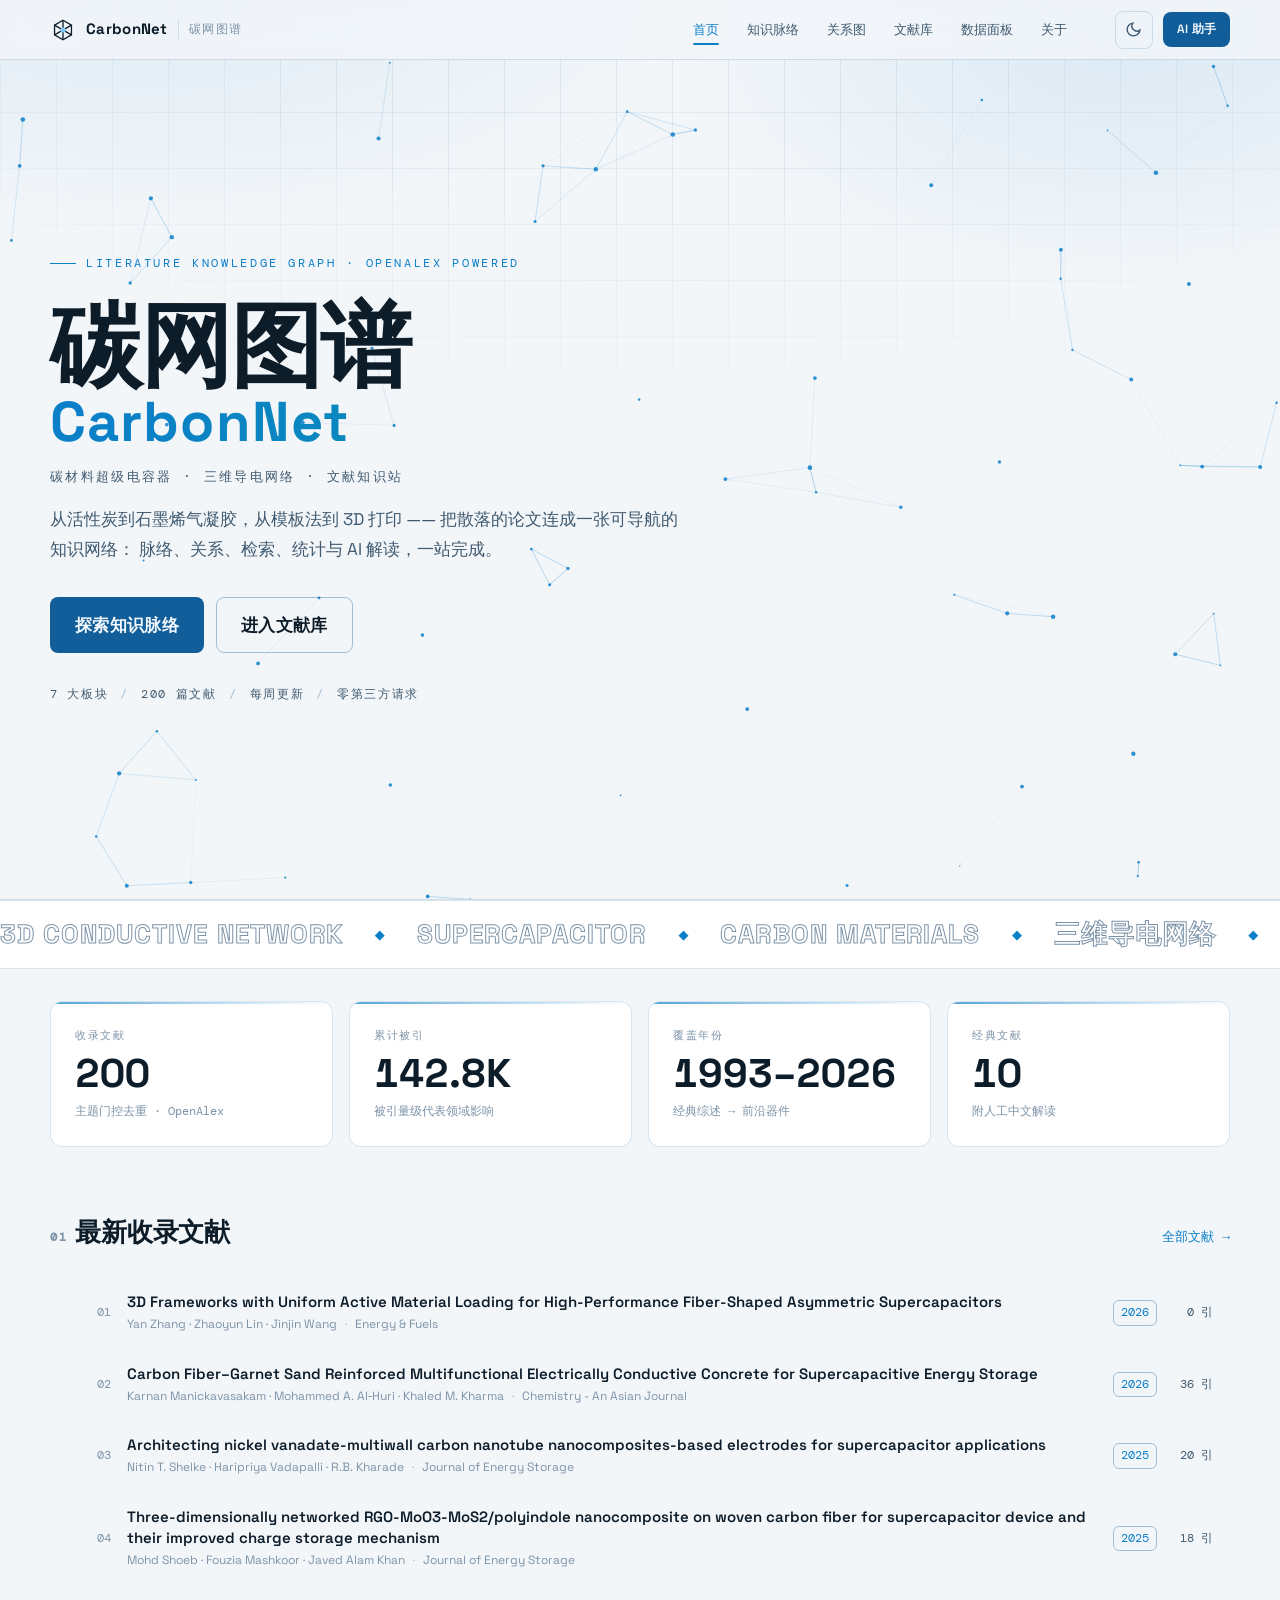
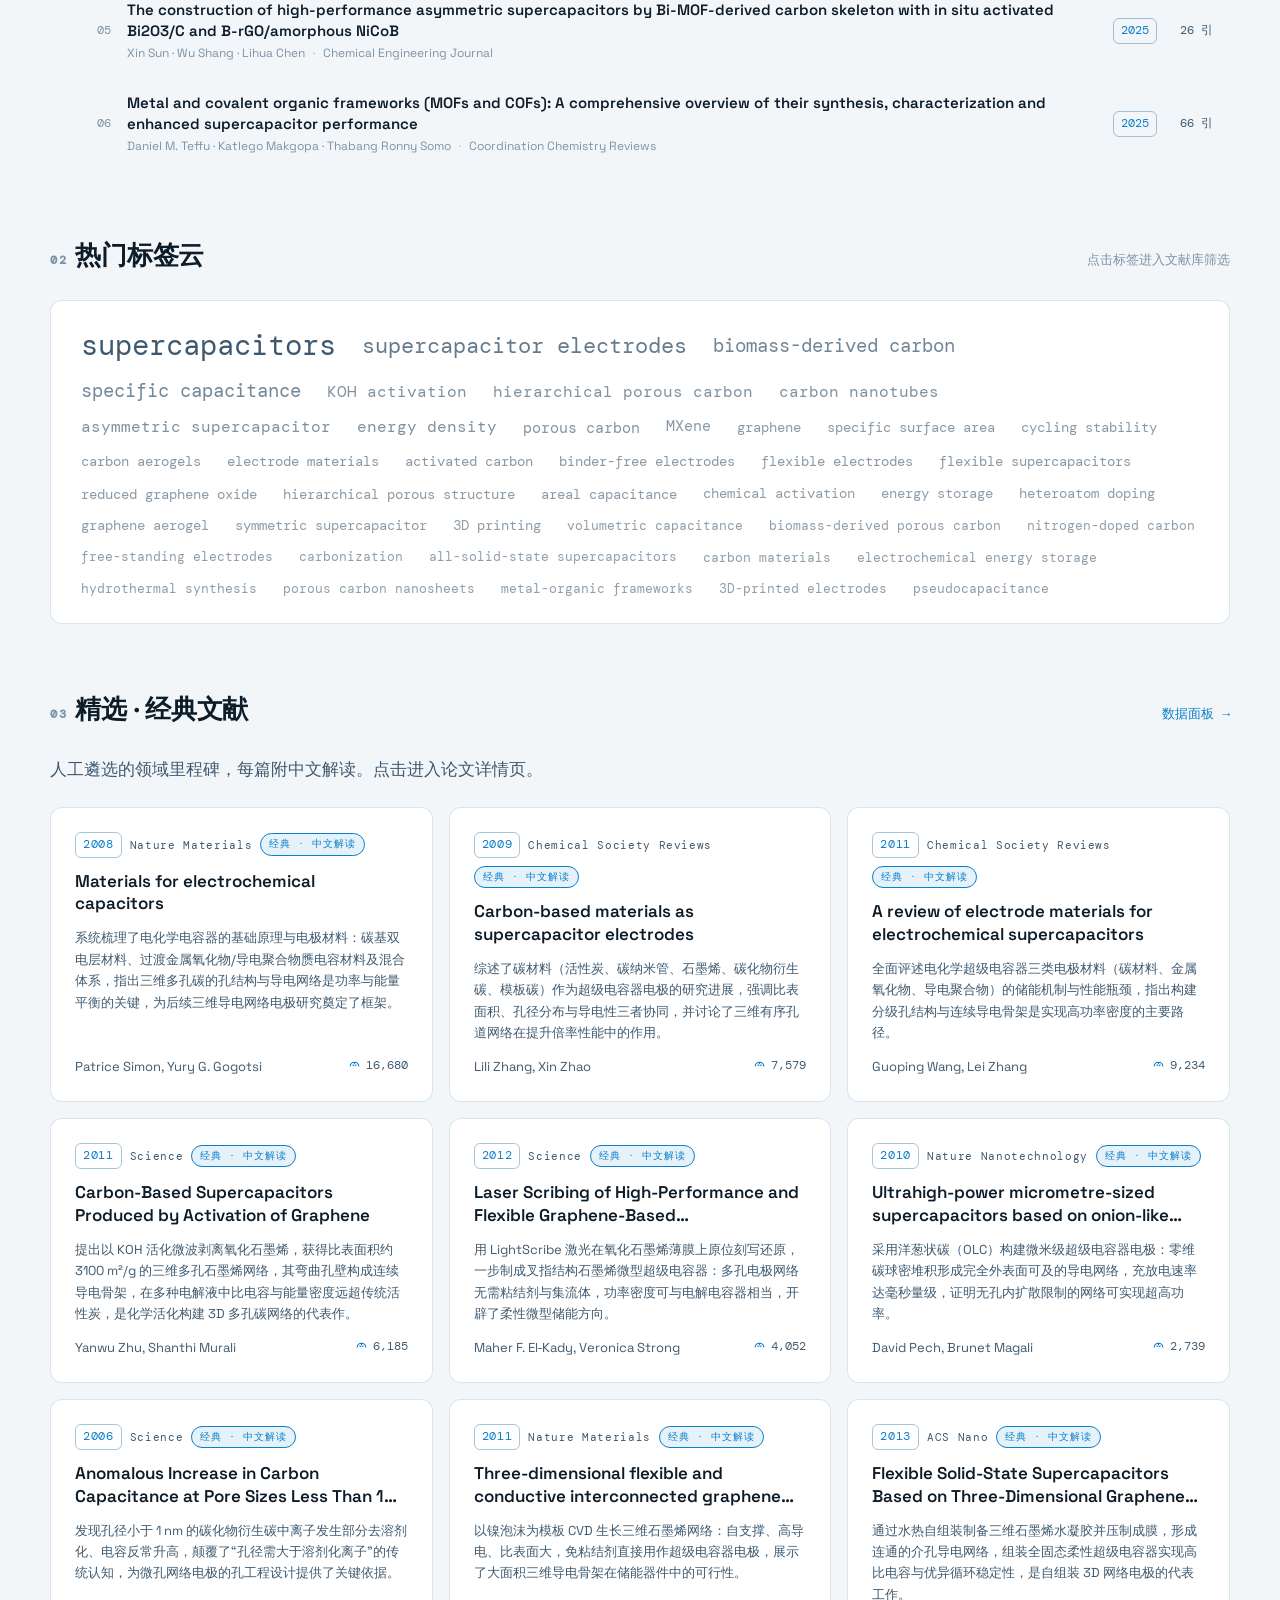
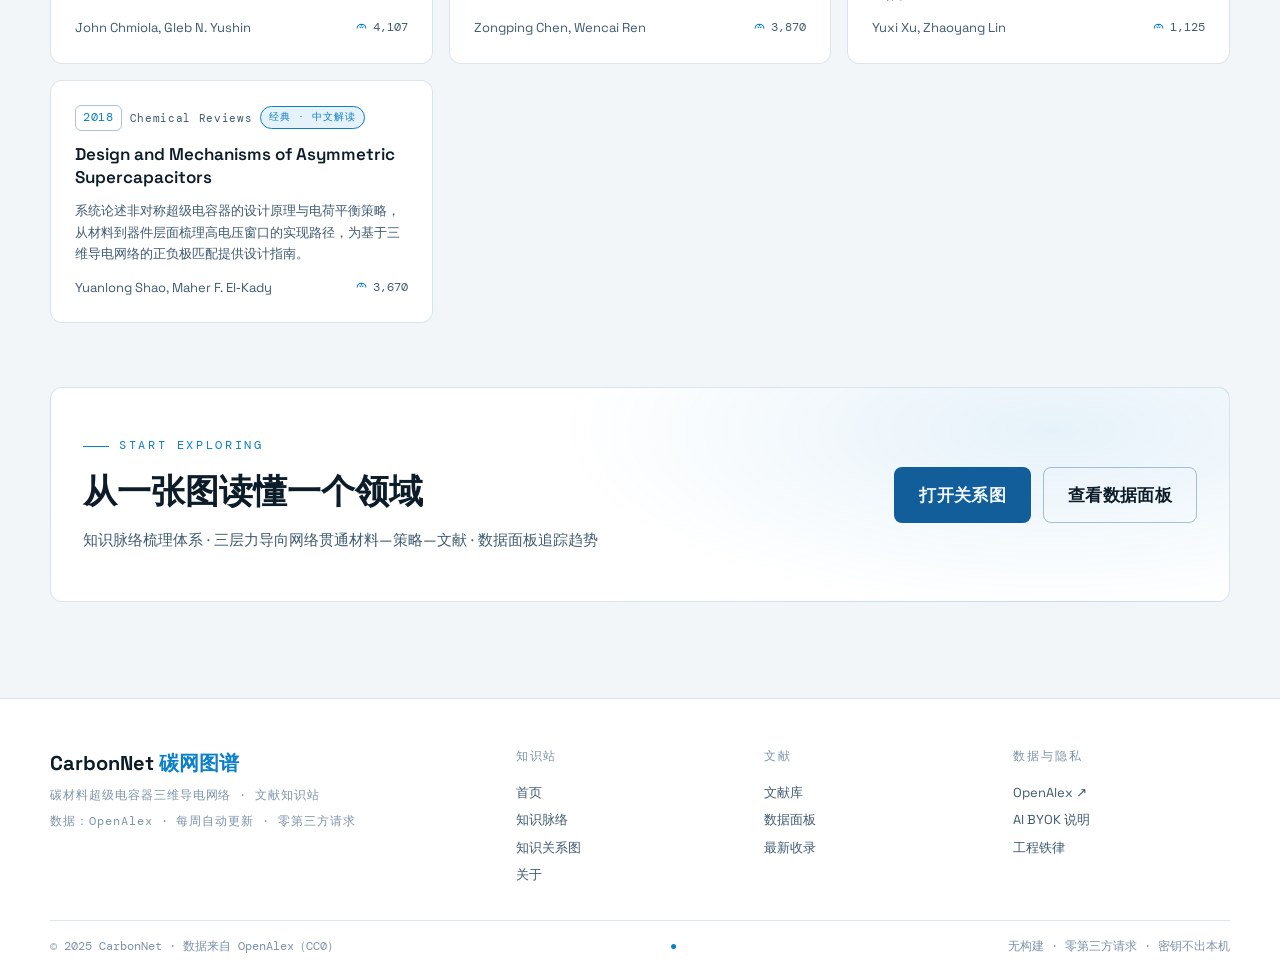
<file: index.html>
<!doctype html>
<!-- CarbonNet · 首页 —— 缓存版本规则：每次改动任一 CSS/JS 后，把所有 ?v=N 统一加 1 -->
<html lang="zh-CN" data-theme="dark">
<head>
  <meta charset="utf-8">
  <meta name="viewport" content="width=device-width, initial-scale=1">
  <meta http-equiv="Content-Security-Policy" content="default-src 'self'; script-src 'self'; style-src 'self' 'unsafe-inline'; img-src 'self' data:; font-src 'self'; connect-src 'self' https://api.siliconflow.cn; object-src 'none'">
  <title>CarbonNet 碳网图谱 · 碳材料超级电容器三维导电网络文献知识站</title>
  <meta name="description" content="CarbonNet 碳网图谱：面向「碳材料超级电容器三维导电网络」的文献知识站 —— 知识脉络、三层关系图、可检索文献库、数据面板与 AI 文献助手。数据来自 OpenAlex，每周自动更新。">
  <link rel="icon" href="assets/favicon.svg" type="image/svg+xml">
  <link rel="stylesheet" href="assets/css/tokens.css?v=1">
  <link rel="stylesheet" href="assets/css/base.css?v=1">
  <link rel="stylesheet" href="assets/css/components.css?v=1">
  <link rel="stylesheet" href="assets/css/home.css?v=1">
</head>
<body data-page="home">
  <a class="skip-link" href="#main">跳到正文</a>

  <header class="site-head">
    <div class="container head-in">
      <a class="brand" href="index.html" aria-label="CarbonNet 首页">
        <svg class="brand-mark" viewBox="0 0 32 32" fill="none" stroke="currentColor" stroke-width="1.6" aria-hidden="true">
          <path d="M16 4l10.4 6v12L16 28 5.6 22V10L16 4z"></path>
          <path d="M16 4v24M5.6 10l20.8 12M26.4 10L5.6 22"></path>
          <circle cx="16" cy="16" r="3.2" fill="#7CC7FF" stroke="none"></circle>
        </svg>
        <span>CarbonNet</span><span class="brand-sub">碳网图谱</span>
      </a>
      <nav class="site-nav" id="site-nav" aria-label="主导航">
        <a href="index.html" aria-current="page">首页</a>
        <a href="taxonomy.html">知识脉络</a>
        <a href="graph.html">关系图</a>
        <a href="library.html">文献库</a>
        <a href="dashboard.html">数据面板</a>
        <a href="about.html">关于</a>
      </nav>
      <div class="head-actions">
        <button class="icon-btn" id="theme-btn" aria-label="切换深色/浅色主题" title="切换主题">
          <svg class="i-sun" viewBox="0 0 24 24" fill="none" stroke="currentColor" stroke-width="2" aria-hidden="true"><circle cx="12" cy="12" r="4"/><path d="M12 2v2M12 20v2M4.9 4.9l1.4 1.4M17.7 17.7l1.4 1.4M2 12h2M20 12h2M4.9 19.1l1.4-1.4M17.7 6.3l1.4-1.4"/></svg>
          <svg class="i-moon" viewBox="0 0 24 24" fill="none" stroke="currentColor" stroke-width="2" aria-hidden="true"><path d="M21 12.8A9 9 0 1 1 11.2 3a7 7 0 0 0 9.8 9.8z"/></svg>
        </button>
        <button class="btn btn-primary btn-sm" id="ai-btn">AI 助手</button>
        <button class="icon-btn nav-burger" id="nav-burger" aria-label="打开菜单" aria-expanded="false">
          <svg viewBox="0 0 24 24" fill="none" stroke="currentColor" stroke-width="2" aria-hidden="true"><path d="M4 7h16M4 12h16M4 17h16"/></svg>
        </button>
      </div>
    </div>
  </header>

  <main id="main">
    <!-- ================= Hero：粒子画布 + 大字标语 ================= -->
    <section class="hero">
      <canvas id="hero-canvas" aria-hidden="true"></canvas>
      <div class="container hero-in">
        <p class="eyebrow" data-anim="fade">LITERATURE KNOWLEDGE GRAPH · OPENALEX POWERED</p>
        <h1 class="hero-title" data-anim="rise">
          <span class="zh">碳网图谱</span>
          <span class="en">CarbonNet</span>
        </h1>
        <p class="hero-tagline" data-anim="rise" style="animation-delay:.08s">
          碳材料超级电容器 · 三维导电网络 · 文献知识站
        </p>
        <p class="hero-lede" data-anim="rise" style="animation-delay:.16s">
          从活性炭到石墨烯气凝胶，从模板法到 3D 打印 —— 把散落的论文连成一张可导航的知识网络：
          脉络、关系、检索、统计与 AI 解读，一站完成。
        </p>
        <div class="hero-cta" data-anim="rise" style="animation-delay:.24s">
          <a class="btn btn-primary btn-lg" href="taxonomy.html">探索知识脉络</a>
          <a class="btn btn-ghost btn-lg" href="library.html">进入文献库</a>
        </div>
        <p class="hero-foot" data-anim="fade" style="animation-delay:.4s">
          <span>7 大板块</span><span class="sep">/</span>
          <span id="hero-count">—</span><span class="sep">/</span>
          <span>每周更新</span><span class="sep">/</span>
          <span>零第三方请求</span>
        </p>
      </div>
    </section>

    <!-- ================= 大字标语带 ================= -->
    <div class="marquee" aria-hidden="true">
      <div class="marquee-track">
        <div class="marquee-group">
          <span>3D CONDUCTIVE NETWORK</span><i>◆</i><span>SUPERCAPACITOR</span><i>◆</i><span>CARBON MATERIALS</span><i>◆</i><span>三维导电网络</span><i>◆</i><span>碳材料</span><i>◆</i><span>超级电容器</span><i>◆</i>
        </div>
        <div class="marquee-group">
          <span>3D CONDUCTIVE NETWORK</span><i>◆</i><span>SUPERCAPACITOR</span><i>◆</i><span>CARBON MATERIALS</span><i>◆</i><span>三维导电网络</span><i>◆</i><span>碳材料</span><i>◆</i><span>超级电容器</span><i>◆</i>
        </div>
      </div>
    </div>

    <!-- ================= KPI ================= -->
    <section class="section" aria-labelledby="kpi-title">
      <div class="container">
        <h2 class="visually-hidden" id="kpi-title">站内数据概览</h2>
        <div class="kpi-grid">
          <div class="kpi-card" data-anim="rise" style="animation-delay:.05s">
            <div class="kpi-label">收录文献</div>
            <div class="kpi-value" id="kpi-papers">—</div>
            <div class="kpi-note">主题门控去重 · OpenAlex</div>
          </div>
          <div class="kpi-card" data-anim="rise" style="animation-delay:.12s">
            <div class="kpi-label">累计被引</div>
            <div class="kpi-value" id="kpi-citations">—</div>
            <div class="kpi-note">被引量级代表领域影响</div>
          </div>
          <div class="kpi-card" data-anim="rise" style="animation-delay:.19s">
            <div class="kpi-label">覆盖年份</div>
            <div class="kpi-value" id="kpi-years">—</div>
            <div class="kpi-note">经典综述 → 前沿器件</div>
          </div>
          <div class="kpi-card" data-anim="rise" style="animation-delay:.26s">
            <div class="kpi-label">经典文献</div>
            <div class="kpi-value" id="kpi-classics">—</div>
            <div class="kpi-note">附人工中文解读</div>
          </div>
        </div>
      </div>
    </section>

    <!-- ================= 最新文献 ================= -->
    <section class="section" aria-labelledby="latest-title">
      <div class="container">
        <div class="sec-head">
          <h2 class="sec-title"><span class="sec-num">01</span><span id="latest-title">最新收录文献</span></h2>
          <a class="sec-more" href="library.html?sort=date">全部文献 →</a>
        </div>
        <div class="lit-list" id="latest-list" data-anim="rise"></div>
      </div>
    </section>

    <!-- ================= 热门标签云 ================= -->
    <section class="section" aria-labelledby="cloud-title">
      <div class="container">
        <div class="sec-head">
          <h2 class="sec-title"><span class="sec-num">02</span><span id="cloud-title">热门标签云</span></h2>
          <span class="sec-more" style="color:var(--text-3)">点击标签进入文献库筛选</span>
        </div>
        <div class="tag-cloud card" id="tag-cloud" data-anim="rise" style="padding:var(--s5)"></div>
      </div>
    </section>

    <!-- ================= 精选 / 经典文献 ================= -->
    <section class="section" aria-labelledby="classics-title">
      <div class="container">
        <div class="sec-head">
          <h2 class="sec-title"><span class="sec-num">03</span><span id="classics-title">精选 · 经典文献</span></h2>
          <a class="sec-more" href="dashboard.html">数据面板 →</a>
        </div>
        <p class="lede" style="margin-bottom:var(--s5)">人工遴选的领域里程碑，每篇附中文解读。点击进入论文详情页。</p>
        <div class="paper-grid" id="classics-grid"></div>
      </div>
    </section>

    <!-- ================= CTA ================= -->
    <section class="section">
      <div class="container">
        <div class="cta-band" data-anim="zoom">
          <div>
            <p class="eyebrow">START EXPLORING</p>
            <h2 class="cta-title">从一张图读懂一个领域</h2>
            <p class="cta-sub">知识脉络梳理体系 · 三层力导向网络贯通材料—策略—文献 · 数据面板追踪趋势</p>
          </div>
          <div class="cta-btns">
            <a class="btn btn-primary btn-lg" href="graph.html">打开关系图</a>
            <a class="btn btn-ghost btn-lg" href="dashboard.html">查看数据面板</a>
          </div>
        </div>
      </div>
    </section>
  </main>

  <footer class="site-foot">
    <div class="container">
      <div class="foot-grid">
        <div>
          <div class="foot-brand">CarbonNet <span style="color:var(--accent)">碳网图谱</span></div>
          <p class="foot-tag">碳材料超级电容器三维导电网络 · 文献知识站</p>
          <p class="foot-tag">数据：OpenAlex · 每周自动更新 · 零第三方请求</p>
        </div>
        <div class="foot-col">
          <h4>知识站</h4>
          <a href="index.html">首页</a>
          <a href="taxonomy.html">知识脉络</a>
          <a href="graph.html">知识关系图</a>
          <a href="about.html">关于</a>
        </div>
        <div class="foot-col">
          <h4>文献</h4>
          <a href="library.html">文献库</a>
          <a href="dashboard.html">数据面板</a>
          <a href="library.html?sort=date">最新收录</a>
        </div>
        <div class="foot-col">
          <h4>数据与隐私</h4>
          <a href="https://openalex.org" target="_blank" rel="noopener">OpenAlex ↗</a>
          <a href="about.html#byok">AI BYOK 说明</a>
          <a href="about.html#rules">工程铁律</a>
        </div>
      </div>
      <div class="foot-bottom">
        <span>© 2025 CarbonNet · 数据来自 OpenAlex（CC0）</span>
        <span class="dot">●</span>
        <span>无构建 · 零第三方请求 · 密钥不出本机</span>
      </div>
    </div>
  </footer>

  <script src="data/papers.js?v=1"></script>
  <script src="data/taxonomy.js?v=1"></script>
  <script src="assets/js/data.js?v=1"></script>
  <script src="assets/js/core.js?v=1"></script>
  <script src="assets/js/ai.js?v=1"></script>
  <script src="assets/js/home.js?v=1"></script>
</body>
</html>
</file>
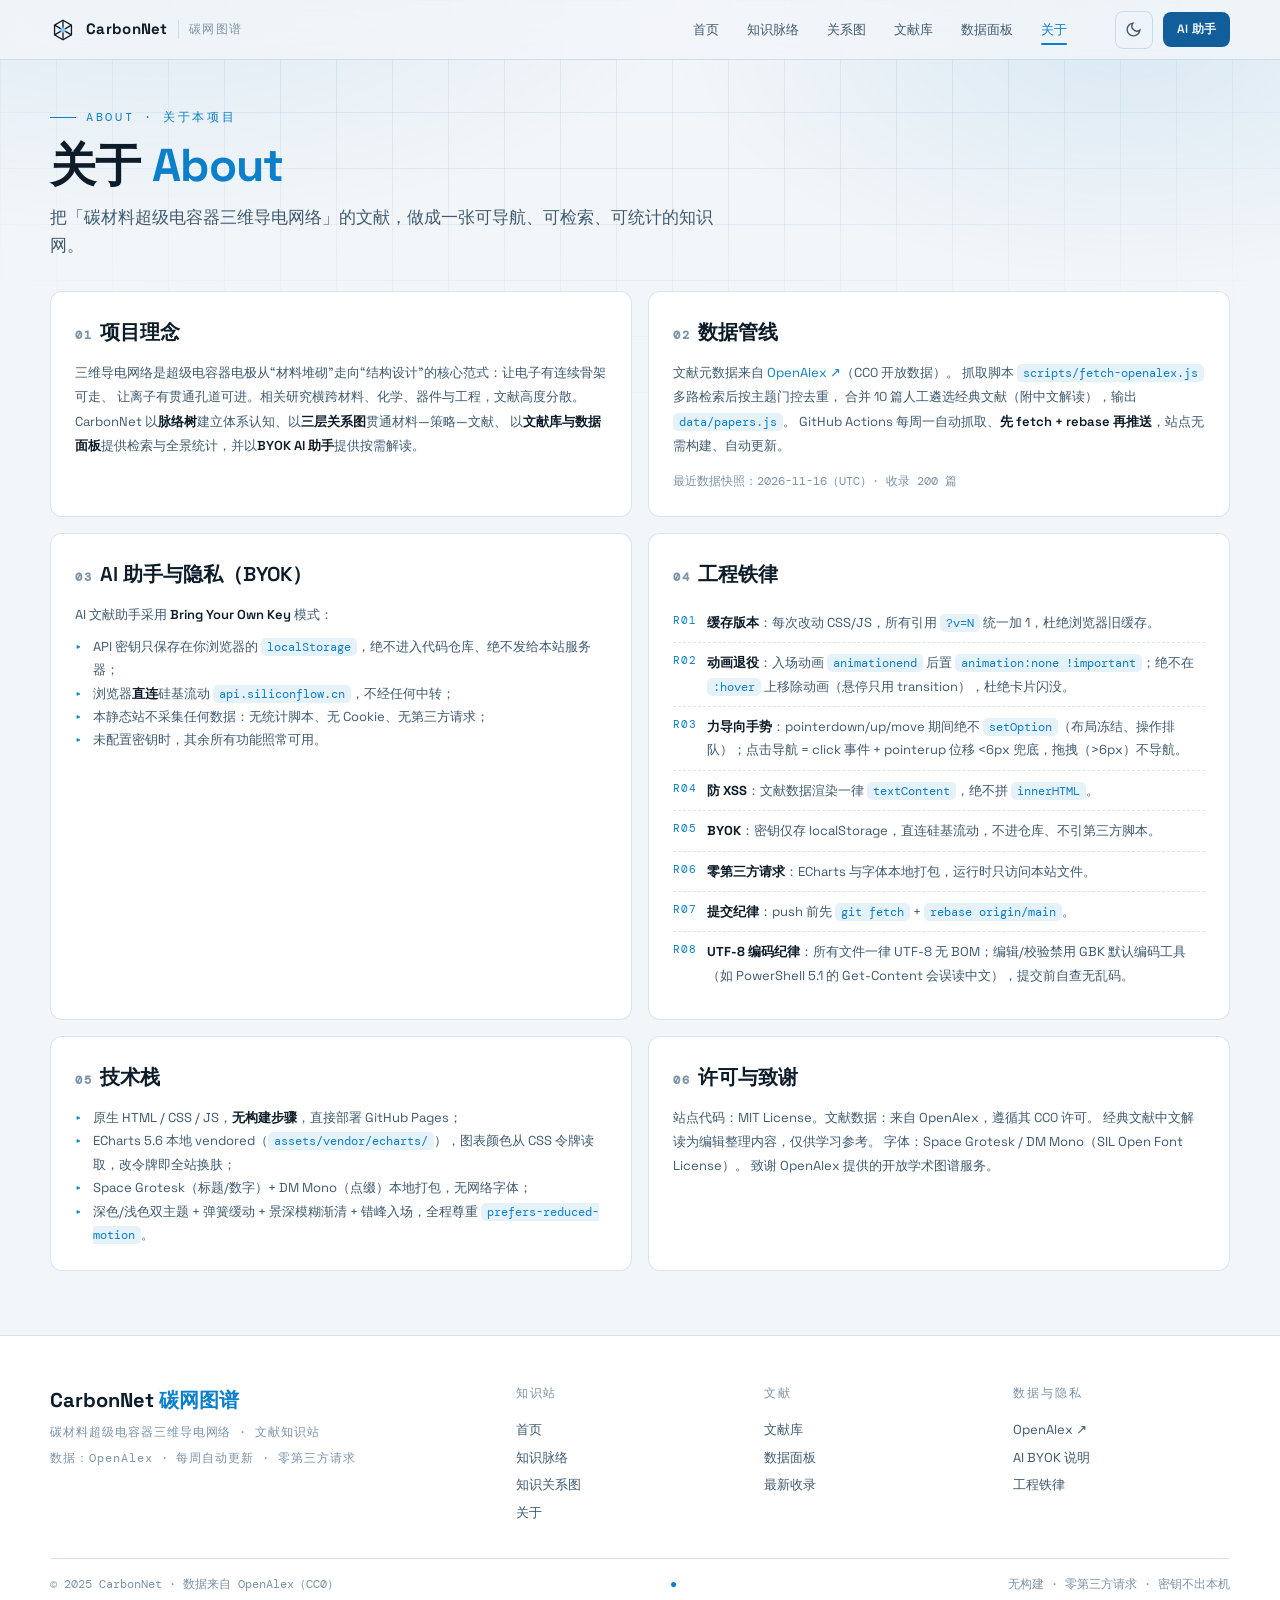
<file: about.html>
<!doctype html>
<!-- CarbonNet · 关于 —— 缓存版本规则：每次改动任一 CSS/JS 后，把所有 ?v=N 统一加 1 -->
<html lang="zh-CN" data-theme="dark">
<head>
  <meta charset="utf-8">
  <meta name="viewport" content="width=device-width, initial-scale=1">
  <meta http-equiv="Content-Security-Policy" content="default-src 'self'; script-src 'self'; style-src 'self' 'unsafe-inline'; img-src 'self' data:; font-src 'self'; connect-src 'self' https://api.siliconflow.cn; object-src 'none'">
  <title>关于 · CarbonNet 碳网图谱</title>
  <meta name="description" content="关于 CarbonNet 碳网图谱：项目理念、数据管线、AI BYOK 隐私说明与工程铁律。">
  <link rel="icon" href="assets/favicon.svg" type="image/svg+xml">
  <link rel="stylesheet" href="assets/css/tokens.css?v=1">
  <link rel="stylesheet" href="assets/css/base.css?v=1">
  <link rel="stylesheet" href="assets/css/components.css?v=1">
  <link rel="stylesheet" href="assets/css/about.css?v=1">
</head>
<body data-page="about">
  <a class="skip-link" href="#main">跳到正文</a>

  <header class="site-head">
    <div class="container head-in">
      <a class="brand" href="index.html" aria-label="CarbonNet 首页">
        <svg class="brand-mark" viewBox="0 0 32 32" fill="none" stroke="currentColor" stroke-width="1.6" aria-hidden="true">
          <path d="M16 4l10.4 6v12L16 28 5.6 22V10L16 4z"></path>
          <path d="M16 4v24M5.6 10l20.8 12M26.4 10L5.6 22"></path>
          <circle cx="16" cy="16" r="3.2" fill="#7CC7FF" stroke="none"></circle>
        </svg>
        <span>CarbonNet</span><span class="brand-sub">碳网图谱</span>
      </a>
      <nav class="site-nav" id="site-nav" aria-label="主导航">
        <a href="index.html">首页</a>
        <a href="taxonomy.html">知识脉络</a>
        <a href="graph.html">关系图</a>
        <a href="library.html">文献库</a>
        <a href="dashboard.html">数据面板</a>
        <a href="about.html" aria-current="page">关于</a>
      </nav>
      <div class="head-actions">
        <button class="icon-btn" id="theme-btn" aria-label="切换深色/浅色主题" title="切换主题">
          <svg class="i-sun" viewBox="0 0 24 24" fill="none" stroke="currentColor" stroke-width="2" aria-hidden="true"><circle cx="12" cy="12" r="4"/><path d="M12 2v2M12 20v2M4.9 4.9l1.4 1.4M17.7 17.7l1.4 1.4M2 12h2M20 12h2M4.9 19.1l1.4-1.4M17.7 6.3l1.4-1.4"/></svg>
          <svg class="i-moon" viewBox="0 0 24 24" fill="none" stroke="currentColor" stroke-width="2" aria-hidden="true"><path d="M21 12.8A9 9 0 1 1 11.2 3a7 7 0 0 0 9.8 9.8z"/></svg>
        </button>
        <button class="btn btn-primary btn-sm" id="ai-btn">AI 助手</button>
        <button class="icon-btn nav-burger" id="nav-burger" aria-label="打开菜单" aria-expanded="false">
          <svg viewBox="0 0 24 24" fill="none" stroke="currentColor" stroke-width="2" aria-hidden="true"><path d="M4 7h16M4 12h16M4 17h16"/></svg>
        </button>
      </div>
    </div>
  </header>

  <main id="main">
    <div class="container">
      <div class="page-head">
        <p class="eyebrow" data-anim="fade">ABOUT · 关于本项目</p>
        <h1 class="page-title" data-anim="rise">关于 <span class="en">About</span></h1>
        <p class="lede" data-anim="rise" style="animation-delay:.08s">
          把「碳材料超级电容器三维导电网络」的文献，做成一张可导航、可检索、可统计的知识网。
        </p>
      </div>

      <div class="about-grid">
        <section class="about-card" data-anim="rise" style="animation-delay:.1s">
          <h2><span class="sec-num">01</span>项目理念</h2>
          <p>
            三维导电网络是超级电容器电极从“材料堆砌”走向“结构设计”的核心范式：让电子有连续骨架可走、
            让离子有贯通孔道可进。相关研究横跨材料、化学、器件与工程，文献高度分散。
            CarbonNet 以<strong>脉络树</strong>建立体系认知、以<strong>三层关系图</strong>贯通材料—策略—文献、
            以<strong>文献库与数据面板</strong>提供检索与全景统计，并以<strong>BYOK AI 助手</strong>提供按需解读。
          </p>
        </section>

        <section class="about-card" data-anim="rise" style="animation-delay:.16s">
          <h2><span class="sec-num">02</span>数据管线</h2>
          <p>
            文献元数据来自 <a href="https://openalex.org" target="_blank" rel="noopener">OpenAlex ↗</a>（CC0 开放数据）。
            抓取脚本 <code>scripts/fetch-openalex.js</code> 多路检索后按主题门控去重，
            合并 10 篇人工遴选经典文献（附中文解读），输出 <code>data/papers.js</code>。
            GitHub Actions 每周一自动抓取、<strong>先 fetch + rebase 再推送</strong>，站点无需构建、自动更新。
          </p>
          <p class="about-mono">最近数据快照：<span id="about-fetched">—</span>（UTC）· 收录 <span id="about-total">—</span> 篇</p>
        </section>

        <section class="about-card" id="byok" data-anim="rise" style="animation-delay:.22s">
          <h2><span class="sec-num">03</span>AI 助手与隐私（BYOK）</h2>
          <p>
            AI 文献助手采用 <strong>Bring Your Own Key</strong> 模式：
          </p>
          <ul class="about-list">
            <li>API 密钥只保存在你浏览器的 <code>localStorage</code>，绝不进入代码仓库、绝不发给本站服务器；</li>
            <li>浏览器<strong>直连</strong>硅基流动 <code>api.siliconflow.cn</code>，不经任何中转；</li>
            <li>本静态站不采集任何数据：无统计脚本、无 Cookie、无第三方请求；</li>
            <li>未配置密钥时，其余所有功能照常可用。</li>
          </ul>
        </section>

        <section class="about-card" id="rules" data-anim="rise" style="animation-delay:.28s">
          <h2><span class="sec-num">04</span>工程铁律</h2>
          <ol class="about-rules">
            <li><b>缓存版本</b>：每次改动 CSS/JS，所有引用 <code>?v=N</code> 统一加 1，杜绝浏览器旧缓存。</li>
            <li><b>动画退役</b>：入场动画 <code>animationend</code> 后置 <code>animation:none !important</code>；绝不在 <code>:hover</code> 上移除动画（悬停只用 transition），杜绝卡片闪没。</li>
            <li><b>力导向手势</b>：pointerdown/up/move 期间绝不 <code>setOption</code>（布局冻结、操作排队）；点击导航 = click 事件 + pointerup 位移 &lt;6px 兜底，拖拽（&gt;6px）不导航。</li>
            <li><b>防 XSS</b>：文献数据渲染一律 <code>textContent</code>，绝不拼 <code>innerHTML</code>。</li>
            <li><b>BYOK</b>：密钥仅存 localStorage，直连硅基流动，不进仓库、不引第三方脚本。</li>
            <li><b>零第三方请求</b>：ECharts 与字体本地打包，运行时只访问本站文件。</li>
            <li><b>提交纪律</b>：push 前先 <code>git fetch</code> + <code>rebase origin/main</code>。</li>
            <li><b>UTF-8 编码纪律</b>：所有文件一律 UTF-8 无 BOM；编辑/校验禁用 GBK 默认编码工具（如 PowerShell 5.1 的 Get-Content 会误读中文），提交前自查无乱码。</li>
          </ol>
        </section>

        <section class="about-card" data-anim="rise" style="animation-delay:.34s">
          <h2><span class="sec-num">05</span>技术栈</h2>
          <ul class="about-list">
            <li>原生 HTML / CSS / JS，<strong>无构建步骤</strong>，直接部署 GitHub Pages；</li>
            <li>ECharts 5.6 本地 vendored（<code>assets/vendor/echarts/</code>），图表颜色从 CSS 令牌读取，改令牌即全站换肤；</li>
            <li>Space Grotesk（标题/数字）+ DM Mono（点缀）本地打包，无网络字体；</li>
            <li>深色/浅色双主题 + 弹簧缓动 + 景深模糊渐清 + 错峰入场，全程尊重 <code>prefers-reduced-motion</code>。</li>
          </ul>
        </section>

        <section class="about-card" data-anim="rise" style="animation-delay:.4s">
          <h2><span class="sec-num">06</span>许可与致谢</h2>
          <p>
            站点代码：MIT License。文献数据：来自 OpenAlex，遵循其 CC0 许可。
            经典文献中文解读为编辑整理内容，仅供学习参考。
            字体：Space Grotesk / DM Mono（SIL Open Font License）。
            致谢 OpenAlex 提供的开放学术图谱服务。
          </p>
        </section>
      </div>
    </div>
  </main>

  <footer class="site-foot">
    <div class="container">
      <div class="foot-grid">
        <div>
          <div class="foot-brand">CarbonNet <span style="color:var(--accent)">碳网图谱</span></div>
          <p class="foot-tag">碳材料超级电容器三维导电网络 · 文献知识站</p>
          <p class="foot-tag">数据：OpenAlex · 每周自动更新 · 零第三方请求</p>
        </div>
        <div class="foot-col">
          <h4>知识站</h4>
          <a href="index.html">首页</a>
          <a href="taxonomy.html">知识脉络</a>
          <a href="graph.html">知识关系图</a>
          <a href="about.html">关于</a>
        </div>
        <div class="foot-col">
          <h4>文献</h4>
          <a href="library.html">文献库</a>
          <a href="dashboard.html">数据面板</a>
          <a href="library.html?sort=date">最新收录</a>
        </div>
        <div class="foot-col">
          <h4>数据与隐私</h4>
          <a href="https://openalex.org" target="_blank" rel="noopener">OpenAlex ↗</a>
          <a href="about.html#byok">AI BYOK 说明</a>
          <a href="about.html#rules">工程铁律</a>
        </div>
      </div>
      <div class="foot-bottom">
        <span>© 2025 CarbonNet · 数据来自 OpenAlex（CC0）</span>
        <span class="dot">●</span>
        <span>无构建 · 零第三方请求 · 密钥不出本机</span>
      </div>
    </div>
  </footer>

  <script src="data/papers.js?v=1"></script>
  <script src="data/taxonomy.js?v=1"></script>
  <script src="assets/js/data.js?v=1"></script>
  <script src="assets/js/core.js?v=1"></script>
  <script src="assets/js/ai.js?v=1"></script>
  <script src="assets/js/about.js?v=1"></script>
</body>
</html>
</file>
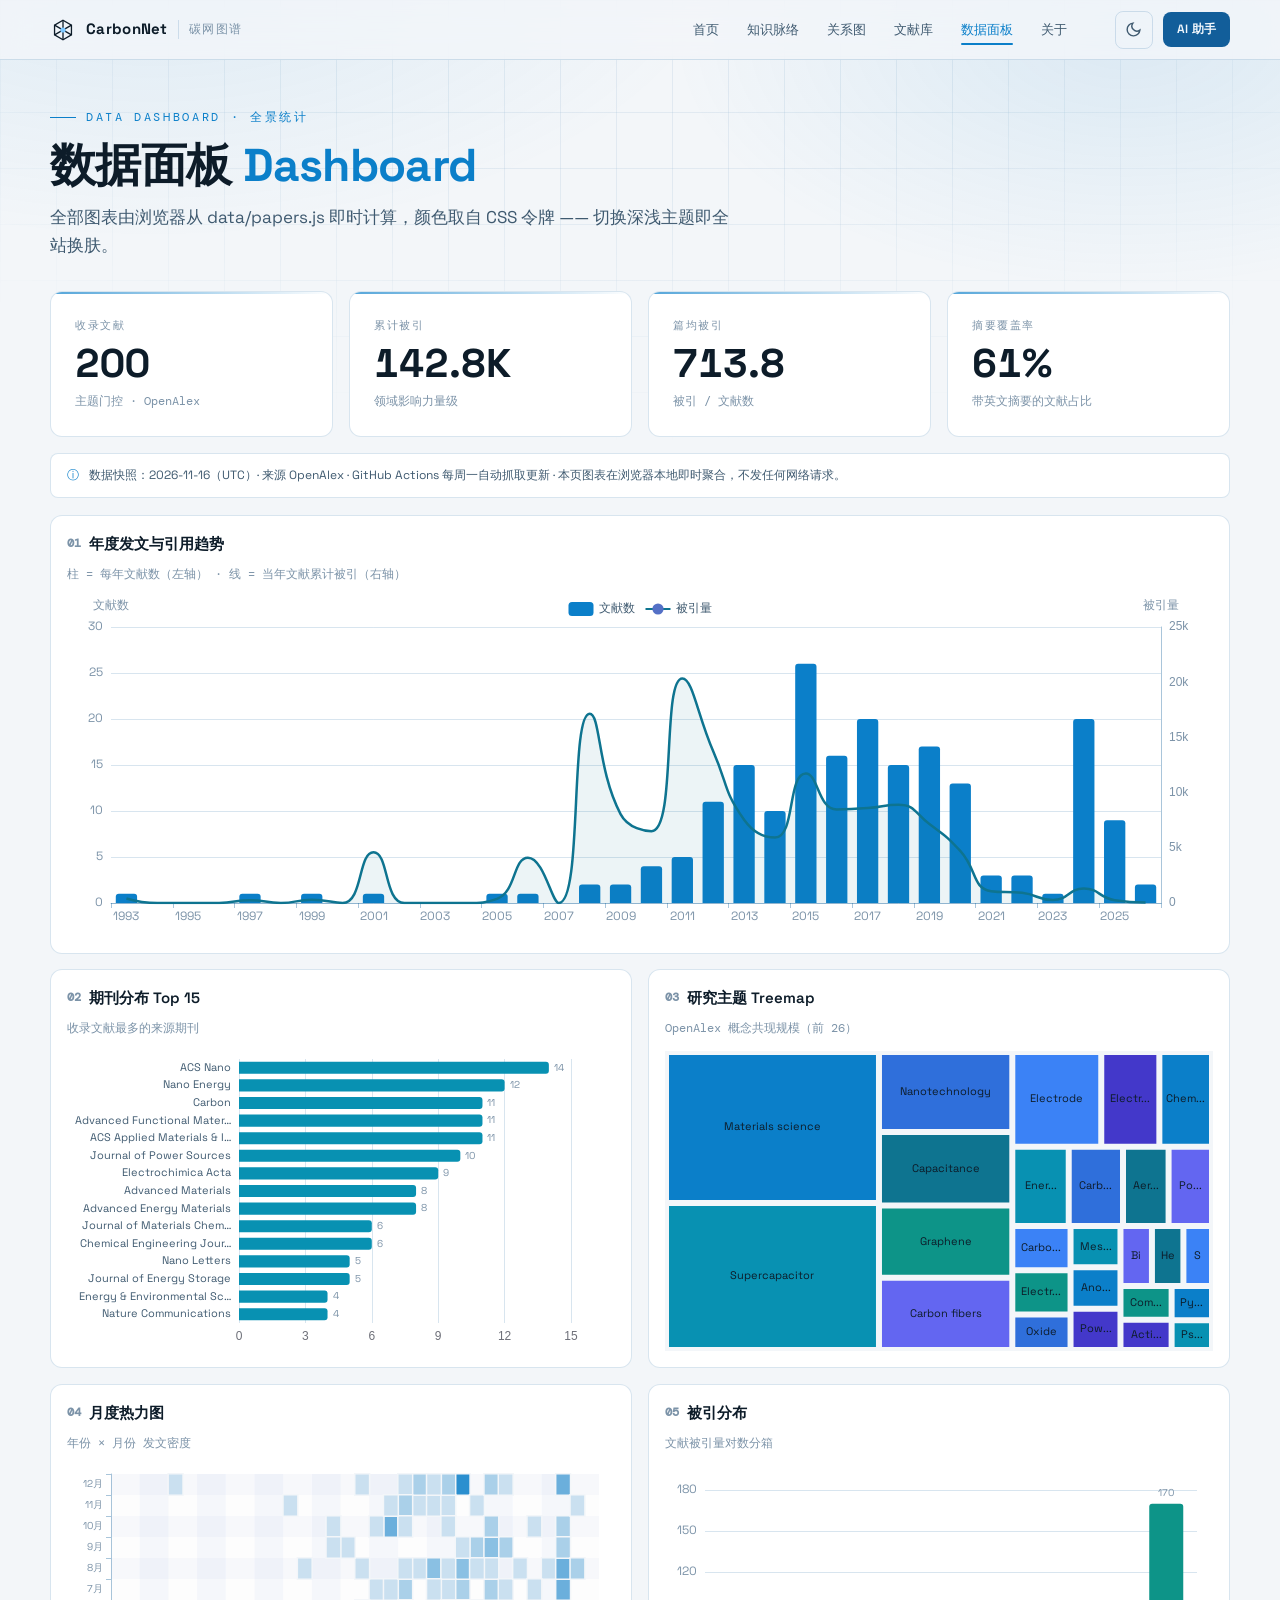
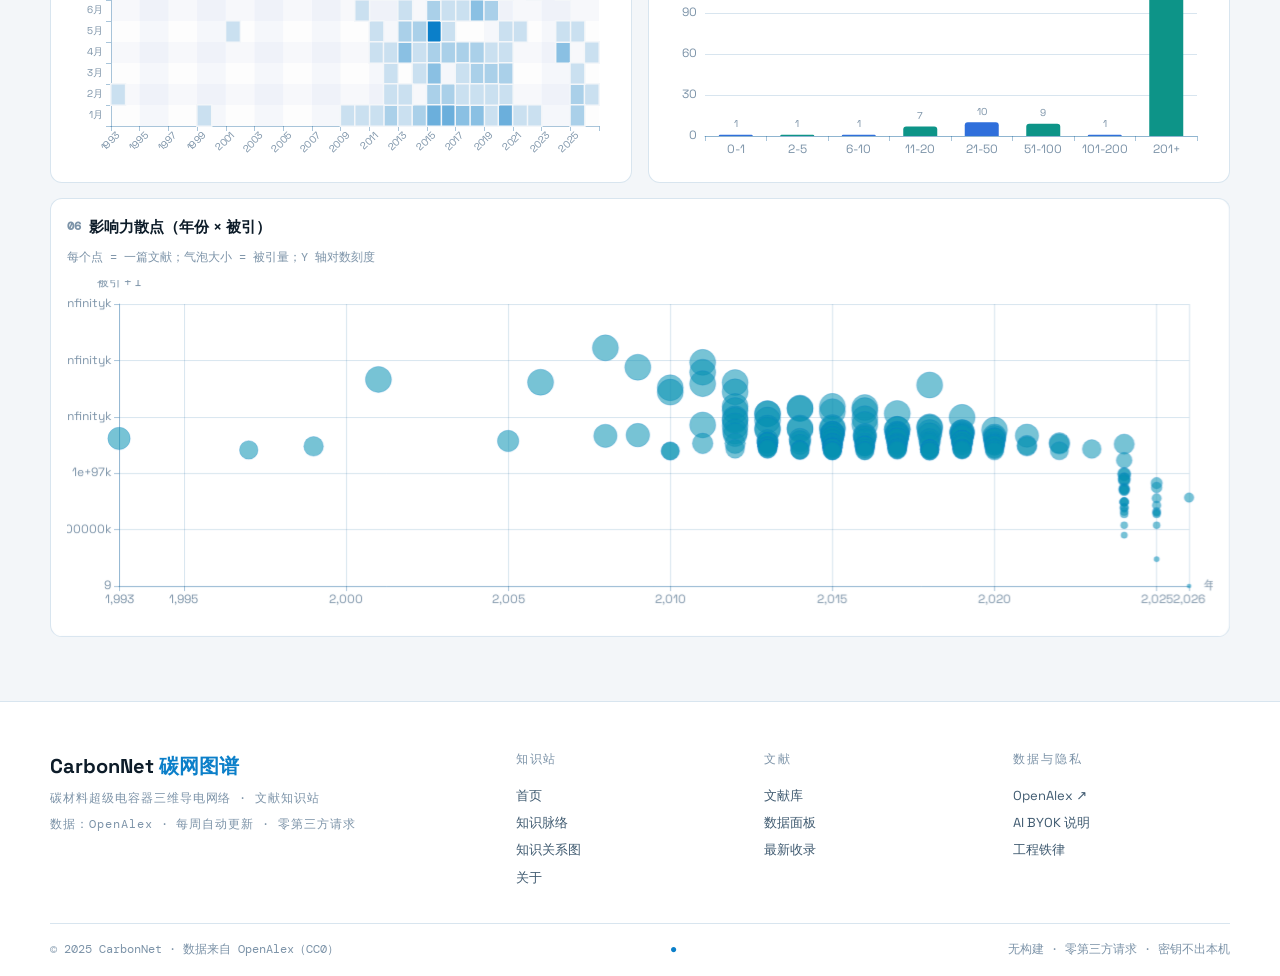
<file: dashboard.html>
<!doctype html>
<!-- CarbonNet · 数据面板 —— 缓存版本规则：每次改动任一 CSS/JS 后，把所有 ?v=N 统一加 1 -->
<html lang="zh-CN" data-theme="dark">
<head>
  <meta charset="utf-8">
  <meta name="viewport" content="width=device-width, initial-scale=1">
  <meta http-equiv="Content-Security-Policy" content="default-src 'self'; script-src 'self'; style-src 'self' 'unsafe-inline'; img-src 'self' data:; font-src 'self'; connect-src 'self' https://api.siliconflow.cn; object-src 'none'">
  <title>数据面板 · CarbonNet 碳网图谱</title>
  <meta name="description" content="CarbonNet 数据面板：年度发文与引用趋势、期刊分布、月度热力图、被引分布、影响力散点与研究主题 treemap。数据来自 OpenAlex。">
  <link rel="icon" href="assets/favicon.svg" type="image/svg+xml">
  <link rel="stylesheet" href="assets/css/tokens.css?v=1">
  <link rel="stylesheet" href="assets/css/base.css?v=1">
  <link rel="stylesheet" href="assets/css/components.css?v=1">
  <link rel="stylesheet" href="assets/css/dashboard.css?v=1">
</head>
<body data-page="dashboard">
  <a class="skip-link" href="#main">跳到正文</a>

  <header class="site-head">
    <div class="container head-in">
      <a class="brand" href="index.html" aria-label="CarbonNet 首页">
        <svg class="brand-mark" viewBox="0 0 32 32" fill="none" stroke="currentColor" stroke-width="1.6" aria-hidden="true">
          <path d="M16 4l10.4 6v12L16 28 5.6 22V10L16 4z"></path>
          <path d="M16 4v24M5.6 10l20.8 12M26.4 10L5.6 22"></path>
          <circle cx="16" cy="16" r="3.2" fill="#7CC7FF" stroke="none"></circle>
        </svg>
        <span>CarbonNet</span><span class="brand-sub">碳网图谱</span>
      </a>
      <nav class="site-nav" id="site-nav" aria-label="主导航">
        <a href="index.html">首页</a>
        <a href="taxonomy.html">知识脉络</a>
        <a href="graph.html">关系图</a>
        <a href="library.html">文献库</a>
        <a href="dashboard.html" aria-current="page">数据面板</a>
        <a href="about.html">关于</a>
      </nav>
      <div class="head-actions">
        <button class="icon-btn" id="theme-btn" aria-label="切换深色/浅色主题" title="切换主题">
          <svg class="i-sun" viewBox="0 0 24 24" fill="none" stroke="currentColor" stroke-width="2" aria-hidden="true"><circle cx="12" cy="12" r="4"/><path d="M12 2v2M12 20v2M4.9 4.9l1.4 1.4M17.7 17.7l1.4 1.4M2 12h2M20 12h2M4.9 19.1l1.4-1.4M17.7 6.3l1.4-1.4"/></svg>
          <svg class="i-moon" viewBox="0 0 24 24" fill="none" stroke="currentColor" stroke-width="2" aria-hidden="true"><path d="M21 12.8A9 9 0 1 1 11.2 3a7 7 0 0 0 9.8 9.8z"/></svg>
        </button>
        <button class="btn btn-primary btn-sm" id="ai-btn">AI 助手</button>
        <button class="icon-btn nav-burger" id="nav-burger" aria-label="打开菜单" aria-expanded="false">
          <svg viewBox="0 0 24 24" fill="none" stroke="currentColor" stroke-width="2" aria-hidden="true"><path d="M4 7h16M4 12h16M4 17h16"/></svg>
        </button>
      </div>
    </div>
  </header>

  <main id="main">
    <div class="container">
      <div class="page-head">
        <p class="eyebrow" data-anim="fade">DATA DASHBOARD · 全景统计</p>
        <h1 class="page-title" data-anim="rise">数据面板 <span class="en">Dashboard</span></h1>
        <p class="lede" data-anim="rise" style="animation-delay:.08s">
          全部图表由浏览器从 data/papers.js 即时计算，颜色取自 CSS 令牌 —— 切换深浅主题即全站换肤。
        </p>
      </div>

      <!-- KPI -->
      <div class="kpi-grid" style="margin-bottom:var(--s4)">
        <div class="kpi-card" data-anim="rise" style="animation-delay:.05s">
          <div class="kpi-label">收录文献</div>
          <div class="kpi-value" id="dk-papers">—</div>
          <div class="kpi-note">主题门控 · OpenAlex</div>
        </div>
        <div class="kpi-card" data-anim="rise" style="animation-delay:.12s">
          <div class="kpi-label">累计被引</div>
          <div class="kpi-value" id="dk-citations">—</div>
          <div class="kpi-note">领域影响力量级</div>
        </div>
        <div class="kpi-card" data-anim="rise" style="animation-delay:.19s">
          <div class="kpi-label">篇均被引</div>
          <div class="kpi-value" id="dk-avg">—</div>
          <div class="kpi-note">被引 / 文献数</div>
        </div>
        <div class="kpi-card" data-anim="rise" style="animation-delay:.26s">
          <div class="kpi-label">摘要覆盖率</div>
          <div class="kpi-value" id="dk-abs">—</div>
          <div class="kpi-note">带英文摘要的文献占比</div>
        </div>
      </div>

      <div class="note-bar" data-anim="fade" style="animation-delay:.2s; margin-bottom:var(--s4)">
        <span class="nb-ico">ⓘ</span>
        <span>数据快照：<span id="dk-fetched">—</span>（UTC）· 来源 OpenAlex · GitHub Actions 每周一自动抓取更新 ·
          本页图表在浏览器本地即时聚合，不发任何网络请求。</span>
      </div>

      <!-- 年度趋势（通栏） -->
      <div class="chart-panel" data-anim="rise" style="animation-delay:.24s; margin-bottom:var(--s4)">
        <h3><span class="cn">01</span>年度发文与引用趋势</h3>
        <p class="cp-sub">柱 = 每年文献数（左轴） · 线 = 当年文献累计被引（右轴）</p>
        <div class="cp-body" id="chart-annual" style="height:340px"></div>
      </div>

      <div class="chart-grid">
        <div class="chart-panel" data-anim="rise" style="animation-delay:.28s">
          <h3><span class="cn">02</span>期刊分布 Top 15</h3>
          <p class="cp-sub">收录文献最多的来源期刊</p>
          <div class="cp-body" id="chart-journals"></div>
        </div>
        <div class="chart-panel" data-anim="rise" style="animation-delay:.32s">
          <h3><span class="cn">03</span>研究主题 Treemap</h3>
          <p class="cp-sub">OpenAlex 概念共现规模（前 26）</p>
          <div class="cp-body" id="chart-concepts"></div>
        </div>
        <div class="chart-panel" data-anim="rise" style="animation-delay:.36s">
          <h3><span class="cn">04</span>月度热力图</h3>
          <p class="cp-sub">年份 × 月份 发文密度</p>
          <div class="cp-body" id="chart-heatmap"></div>
        </div>
        <div class="chart-panel" data-anim="rise" style="animation-delay:.4s">
          <h3><span class="cn">05</span>被引分布</h3>
          <p class="cp-sub">文献被引量对数分箱</p>
          <div class="cp-body" id="chart-hist"></div>
        </div>
        <div class="chart-panel" data-anim="rise" style="animation-delay:.44s; grid-column:1/-1">
          <h3><span class="cn">06</span>影响力散点（年份 × 被引）</h3>
          <p class="cp-sub">每个点 = 一篇文献；气泡大小 = 被引量；Y 轴对数刻度</p>
          <div class="cp-body" id="chart-scatter" style="height:340px"></div>
        </div>
      </div>
    </div>
  </main>

  <footer class="site-foot">
    <div class="container">
      <div class="foot-grid">
        <div>
          <div class="foot-brand">CarbonNet <span style="color:var(--accent)">碳网图谱</span></div>
          <p class="foot-tag">碳材料超级电容器三维导电网络 · 文献知识站</p>
          <p class="foot-tag">数据：OpenAlex · 每周自动更新 · 零第三方请求</p>
        </div>
        <div class="foot-col">
          <h4>知识站</h4>
          <a href="index.html">首页</a>
          <a href="taxonomy.html">知识脉络</a>
          <a href="graph.html">知识关系图</a>
          <a href="about.html">关于</a>
        </div>
        <div class="foot-col">
          <h4>文献</h4>
          <a href="library.html">文献库</a>
          <a href="dashboard.html">数据面板</a>
          <a href="library.html?sort=date">最新收录</a>
        </div>
        <div class="foot-col">
          <h4>数据与隐私</h4>
          <a href="https://openalex.org" target="_blank" rel="noopener">OpenAlex ↗</a>
          <a href="about.html#byok">AI BYOK 说明</a>
          <a href="about.html#rules">工程铁律</a>
        </div>
      </div>
      <div class="foot-bottom">
        <span>© 2025 CarbonNet · 数据来自 OpenAlex（CC0）</span>
        <span class="dot">●</span>
        <span>无构建 · 零第三方请求 · 密钥不出本机</span>
      </div>
    </div>
  </footer>

  <script src="assets/vendor/echarts/echarts.min.js?v=1"></script>
  <script src="data/papers.js?v=1"></script>
  <script src="data/taxonomy.js?v=1"></script>
  <script src="assets/js/data.js?v=1"></script>
  <script src="assets/js/core.js?v=1"></script>
  <script src="assets/js/ai.js?v=1"></script>
  <script src="assets/js/dashboard.js?v=1"></script>
</body>
</html>
</file>
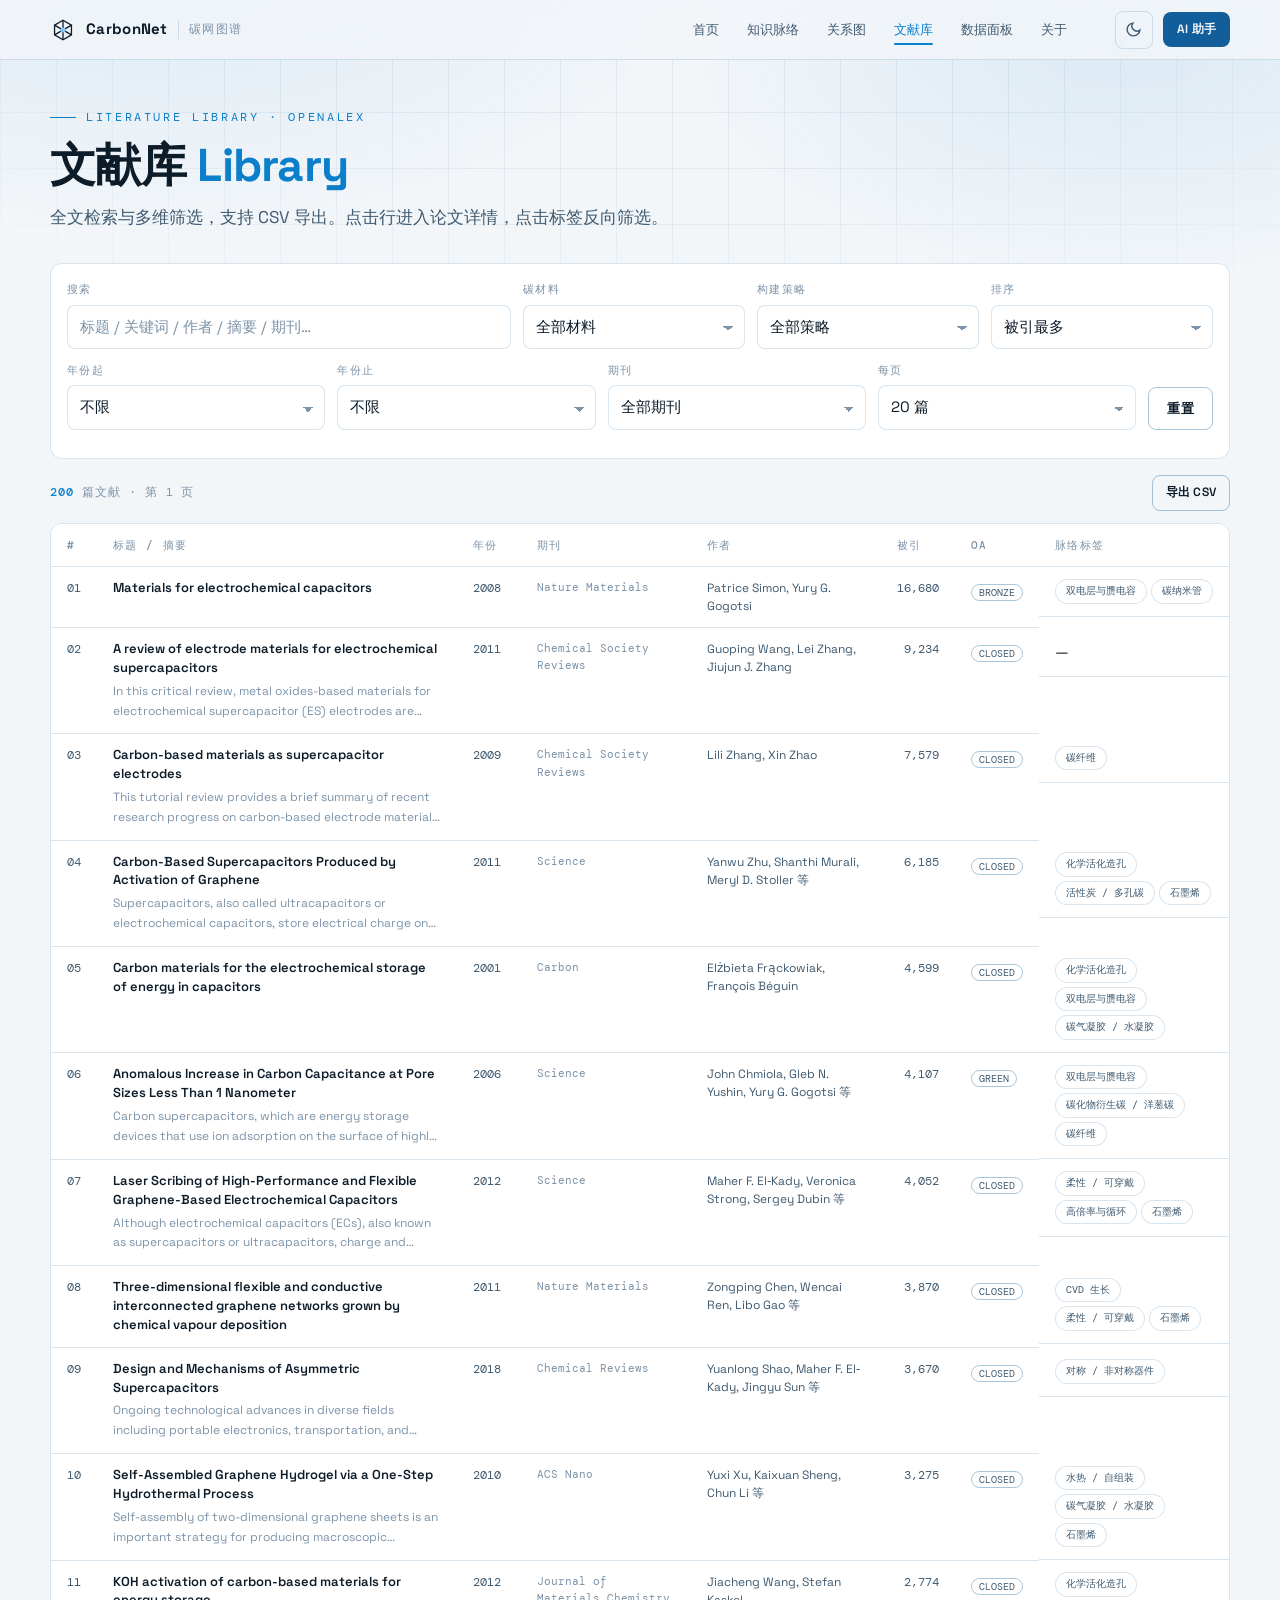
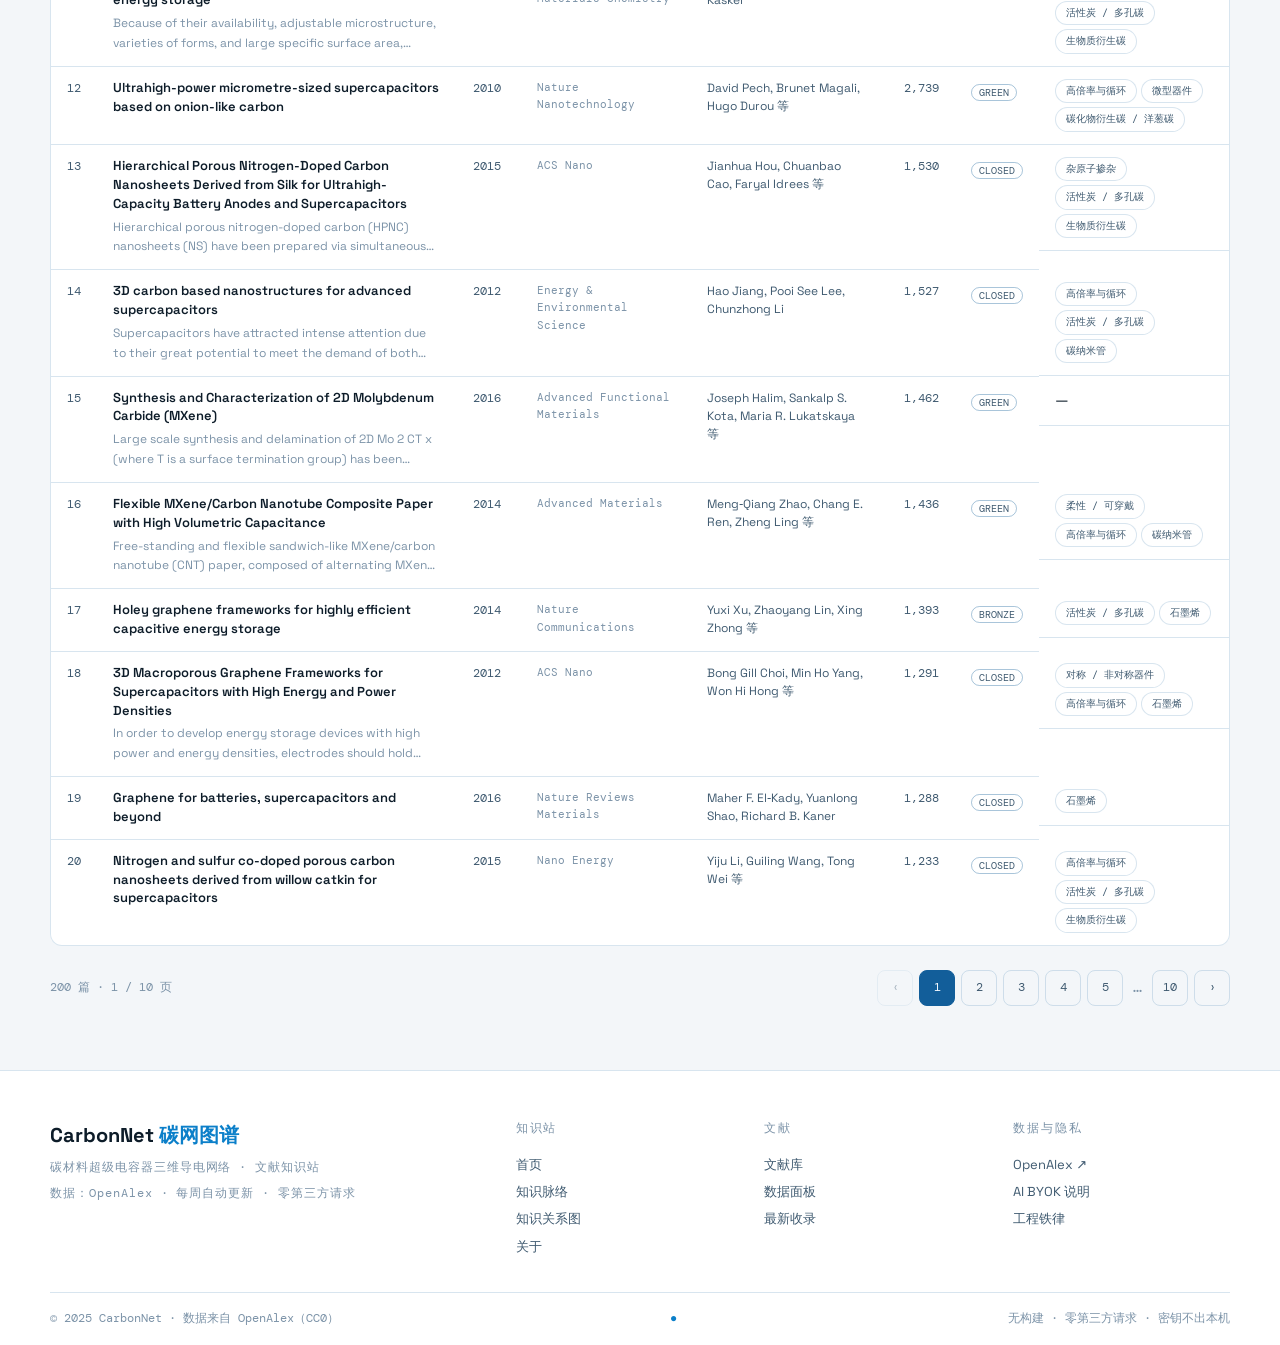
<file: library.html>
<!doctype html>
<!-- CarbonNet · 文献库 —— 缓存版本规则：每次改动任一 CSS/JS 后，把所有 ?v=N 统一加 1 -->
<html lang="zh-CN" data-theme="dark">
<head>
  <meta charset="utf-8">
  <meta name="viewport" content="width=device-width, initial-scale=1">
  <meta http-equiv="Content-Security-Policy" content="default-src 'self'; script-src 'self'; style-src 'self' 'unsafe-inline'; img-src 'self' data:; font-src 'self'; connect-src 'self' https://api.siliconflow.cn; object-src 'none'">
  <title>文献库 · CarbonNet 碳网图谱</title>
  <meta name="description" content="CarbonNet 文献库：全文检索、多维筛选（材料/策略/年份/期刊）、CSV 导出与分页浏览。数据来自 OpenAlex。">
  <link rel="icon" href="assets/favicon.svg" type="image/svg+xml">
  <link rel="stylesheet" href="assets/css/tokens.css?v=1">
  <link rel="stylesheet" href="assets/css/base.css?v=1">
  <link rel="stylesheet" href="assets/css/components.css?v=1">
  <link rel="stylesheet" href="assets/css/library.css?v=1">
</head>
<body data-page="library">
  <a class="skip-link" href="#main">跳到正文</a>

  <header class="site-head">
    <div class="container head-in">
      <a class="brand" href="index.html" aria-label="CarbonNet 首页">
        <svg class="brand-mark" viewBox="0 0 32 32" fill="none" stroke="currentColor" stroke-width="1.6" aria-hidden="true">
          <path d="M16 4l10.4 6v12L16 28 5.6 22V10L16 4z"></path>
          <path d="M16 4v24M5.6 10l20.8 12M26.4 10L5.6 22"></path>
          <circle cx="16" cy="16" r="3.2" fill="#7CC7FF" stroke="none"></circle>
        </svg>
        <span>CarbonNet</span><span class="brand-sub">碳网图谱</span>
      </a>
      <nav class="site-nav" id="site-nav" aria-label="主导航">
        <a href="index.html">首页</a>
        <a href="taxonomy.html">知识脉络</a>
        <a href="graph.html">关系图</a>
        <a href="library.html" aria-current="page">文献库</a>
        <a href="dashboard.html">数据面板</a>
        <a href="about.html">关于</a>
      </nav>
      <div class="head-actions">
        <button class="icon-btn" id="theme-btn" aria-label="切换深色/浅色主题" title="切换主题">
          <svg class="i-sun" viewBox="0 0 24 24" fill="none" stroke="currentColor" stroke-width="2" aria-hidden="true"><circle cx="12" cy="12" r="4"/><path d="M12 2v2M12 20v2M4.9 4.9l1.4 1.4M17.7 17.7l1.4 1.4M2 12h2M20 12h2M4.9 19.1l1.4-1.4M17.7 6.3l1.4-1.4"/></svg>
          <svg class="i-moon" viewBox="0 0 24 24" fill="none" stroke="currentColor" stroke-width="2" aria-hidden="true"><path d="M21 12.8A9 9 0 1 1 11.2 3a7 7 0 0 0 9.8 9.8z"/></svg>
        </button>
        <button class="btn btn-primary btn-sm" id="ai-btn">AI 助手</button>
        <button class="icon-btn nav-burger" id="nav-burger" aria-label="打开菜单" aria-expanded="false">
          <svg viewBox="0 0 24 24" fill="none" stroke="currentColor" stroke-width="2" aria-hidden="true"><path d="M4 7h16M4 12h16M4 17h16"/></svg>
        </button>
      </div>
    </div>
  </header>

  <main id="main">
    <div class="container">
      <div class="page-head">
        <p class="eyebrow" data-anim="fade">LITERATURE LIBRARY · OPENALEX</p>
        <h1 class="page-title" data-anim="rise">文献库 <span class="en">Library</span></h1>
        <p class="lede" data-anim="rise" style="animation-delay:.08s">
          全文检索与多维筛选，支持 CSV 导出。点击行进入论文详情，点击标签反向筛选。
        </p>
      </div>

      <!-- 筛选区 -->
      <div class="filter-bar" data-anim="rise" style="animation-delay:.16s">
        <div class="filter-row">
          <div class="field">
            <label for="f-q">搜索</label>
            <input class="input" id="f-q" type="search" placeholder="标题 / 关键词 / 作者 / 摘要 / 期刊…" autocomplete="off">
          </div>
          <div class="field">
            <label for="f-material">碳材料</label>
            <select class="select" id="f-material"></select>
          </div>
          <div class="field">
            <label for="f-strategy">构建策略</label>
            <select class="select" id="f-strategy"></select>
          </div>
          <div class="field">
            <label for="f-sort">排序</label>
            <select class="select" id="f-sort">
              <option value="citations">被引最多</option>
              <option value="date">最新收录</option>
              <option value="year">年份新 → 旧</option>
              <option value="title">标题 A → Z</option>
            </select>
          </div>
        </div>
        <div class="filter-row-2">
          <div class="field">
            <label for="f-year-from">年份起</label>
            <select class="select" id="f-year-from"></select>
          </div>
          <div class="field">
            <label for="f-year-to">年份止</label>
            <select class="select" id="f-year-to"></select>
          </div>
          <div class="field">
            <label for="f-journal">期刊</label>
            <select class="select" id="f-journal"></select>
          </div>
          <div class="field">
            <label for="f-per">每页</label>
            <select class="select" id="f-per">
              <option value="10">10 篇</option>
              <option value="20" selected>20 篇</option>
              <option value="50">50 篇</option>
            </select>
          </div>
          <button class="btn btn-ghost" id="f-reset">重置</button>
        </div>
        <div class="active-filters" id="active-filters"></div>
      </div>

      <!-- 工具条 -->
      <div class="lib-toolbar" data-anim="fade" style="animation-delay:.2s">
        <p class="lib-count" id="lib-count">—</p>
        <button class="btn btn-sm btn-ghost" id="btn-csv" title="导出当前筛选结果为 CSV">导出 CSV</button>
      </div>

      <!-- 表格 -->
      <div class="lib-table-wrap" data-anim="rise" style="animation-delay:.24s">
        <table class="lib-table">
          <thead>
            <tr>
              <th style="width:44px">#</th>
              <th>标题 / 摘要</th>
              <th style="width:64px">年份</th>
              <th style="width:170px">期刊</th>
              <th style="width:190px">作者</th>
              <th style="width:70px">被引</th>
              <th style="width:70px">OA</th>
              <th style="width:190px">脉络标签</th>
            </tr>
          </thead>
          <tbody id="lib-tbody"></tbody>
        </table>
      </div>

      <div class="empty-state" id="lib-empty" style="display:none; margin-top:var(--s4)">
        <div class="es-ico">∅ NO RESULTS</div>
        <p>没有匹配的文献，试试放宽筛选条件或清空搜索词。</p>
      </div>

      <!-- 分页 -->
      <div class="pagination" id="lib-pagination" style="margin-top:var(--s5)"></div>
    </div>
  </main>

  <footer class="site-foot">
    <div class="container">
      <div class="foot-grid">
        <div>
          <div class="foot-brand">CarbonNet <span style="color:var(--accent)">碳网图谱</span></div>
          <p class="foot-tag">碳材料超级电容器三维导电网络 · 文献知识站</p>
          <p class="foot-tag">数据：OpenAlex · 每周自动更新 · 零第三方请求</p>
        </div>
        <div class="foot-col">
          <h4>知识站</h4>
          <a href="index.html">首页</a>
          <a href="taxonomy.html">知识脉络</a>
          <a href="graph.html">知识关系图</a>
          <a href="about.html">关于</a>
        </div>
        <div class="foot-col">
          <h4>文献</h4>
          <a href="library.html">文献库</a>
          <a href="dashboard.html">数据面板</a>
          <a href="library.html?sort=date">最新收录</a>
        </div>
        <div class="foot-col">
          <h4>数据与隐私</h4>
          <a href="https://openalex.org" target="_blank" rel="noopener">OpenAlex ↗</a>
          <a href="about.html#byok">AI BYOK 说明</a>
          <a href="about.html#rules">工程铁律</a>
        </div>
      </div>
      <div class="foot-bottom">
        <span>© 2025 CarbonNet · 数据来自 OpenAlex（CC0）</span>
        <span class="dot">●</span>
        <span>无构建 · 零第三方请求 · 密钥不出本机</span>
      </div>
    </div>
  </footer>

  <script src="data/papers.js?v=1"></script>
  <script src="data/taxonomy.js?v=1"></script>
  <script src="assets/js/data.js?v=1"></script>
  <script src="assets/js/core.js?v=1"></script>
  <script src="assets/js/ai.js?v=1"></script>
  <script src="assets/js/library.js?v=1"></script>
</body>
</html>
</file>
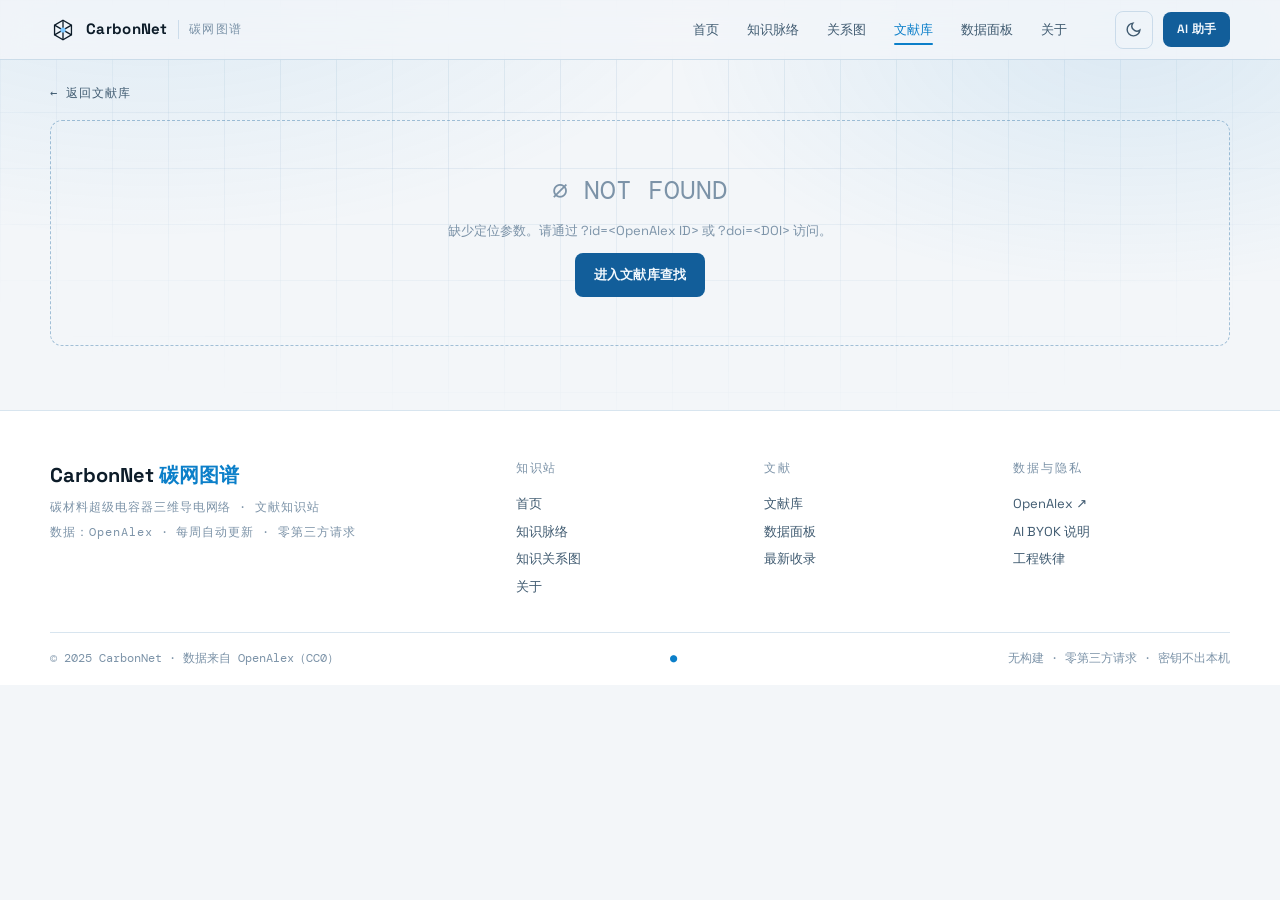
<file: paper.html>
<!doctype html>
<!-- CarbonNet · 论文详情 —— 缓存版本规则：每次改动任一 CSS/JS 后，把所有 ?v=N 统一加 1 -->
<html lang="zh-CN" data-theme="dark">
<head>
  <meta charset="utf-8">
  <meta name="viewport" content="width=device-width, initial-scale=1">
  <meta http-equiv="Content-Security-Policy" content="default-src 'self'; script-src 'self'; style-src 'self' 'unsafe-inline'; img-src 'self' data:; font-src 'self'; connect-src 'self' https://api.siliconflow.cn; object-src 'none'">
  <title>论文详情 · CarbonNet 碳网图谱</title>
  <meta name="description" content="CarbonNet 论文详情：完整元信息、英文摘要、经典文献中文解读与相似文献推荐。">
  <link rel="icon" href="assets/favicon.svg" type="image/svg+xml">
  <link rel="stylesheet" href="assets/css/tokens.css?v=1">
  <link rel="stylesheet" href="assets/css/base.css?v=1">
  <link rel="stylesheet" href="assets/css/components.css?v=1">
  <link rel="stylesheet" href="assets/css/paper.css?v=1">
</head>
<body data-page="library">
  <a class="skip-link" href="#main">跳到正文</a>

  <header class="site-head">
    <div class="container head-in">
      <a class="brand" href="index.html" aria-label="CarbonNet 首页">
        <svg class="brand-mark" viewBox="0 0 32 32" fill="none" stroke="currentColor" stroke-width="1.6" aria-hidden="true">
          <path d="M16 4l10.4 6v12L16 28 5.6 22V10L16 4z"></path>
          <path d="M16 4v24M5.6 10l20.8 12M26.4 10L5.6 22"></path>
          <circle cx="16" cy="16" r="3.2" fill="#7CC7FF" stroke="none"></circle>
        </svg>
        <span>CarbonNet</span><span class="brand-sub">碳网图谱</span>
      </a>
      <nav class="site-nav" id="site-nav" aria-label="主导航">
        <a href="index.html">首页</a>
        <a href="taxonomy.html">知识脉络</a>
        <a href="graph.html">关系图</a>
        <a href="library.html" aria-current="page">文献库</a>
        <a href="dashboard.html">数据面板</a>
        <a href="about.html">关于</a>
      </nav>
      <div class="head-actions">
        <button class="icon-btn" id="theme-btn" aria-label="切换深色/浅色主题" title="切换主题">
          <svg class="i-sun" viewBox="0 0 24 24" fill="none" stroke="currentColor" stroke-width="2" aria-hidden="true"><circle cx="12" cy="12" r="4"/><path d="M12 2v2M12 20v2M4.9 4.9l1.4 1.4M17.7 17.7l1.4 1.4M2 12h2M20 12h2M4.9 19.1l1.4-1.4M17.7 6.3l1.4-1.4"/></svg>
          <svg class="i-moon" viewBox="0 0 24 24" fill="none" stroke="currentColor" stroke-width="2" aria-hidden="true"><path d="M21 12.8A9 9 0 1 1 11.2 3a7 7 0 0 0 9.8 9.8z"/></svg>
        </button>
        <button class="btn btn-primary btn-sm" id="ai-btn">AI 助手</button>
        <button class="icon-btn nav-burger" id="nav-burger" aria-label="打开菜单" aria-expanded="false">
          <svg viewBox="0 0 24 24" fill="none" stroke="currentColor" stroke-width="2" aria-hidden="true"><path d="M4 7h16M4 12h16M4 17h16"/></svg>
        </button>
      </div>
    </div>
  </header>

  <main id="main">
    <div class="container">
      <a class="back-link" href="library.html" data-anim="fade">← 返回文献库</a>

      <div id="paper-wrap" hidden>
        <!-- 头部 -->
        <div class="paper-head" data-anim="rise">
          <div class="pp-chips" id="pp-chips"></div>
          <h1 class="pp-title" id="pp-title">—</h1>
          <p class="pp-authors" id="pp-authors">—</p>
          <p class="pp-meta-line" id="pp-meta-line">—</p>
        </div>

        <div class="paper-layout">
          <!-- 主栏 -->
          <div class="paper-main">
            <section class="pp-section" data-anim="rise" style="animation-delay:.08s">
              <div class="pp-sec-head">
                <h2><span class="sec-num">01</span>摘要 <span class="en">Abstract</span></h2>
                <button class="btn btn-sm btn-ghost" id="pp-ai-btn">AI 中文解读 →</button>
              </div>
              <p class="pp-abstract" id="pp-abstract">—</p>
            </section>

            <section class="pp-section" id="pp-zh-sec" hidden data-anim="rise" style="animation-delay:.12s">
              <div class="pp-sec-head">
                <h2><span class="sec-num">02</span>中文解读 <span class="en">Curated Summary</span></h2>
                <span class="badge-curated">人工整理</span>
              </div>
              <p class="pp-abstract" id="pp-zh">—</p>
            </section>

            <section class="pp-section" data-anim="rise" style="animation-delay:.16s">
              <div class="pp-sec-head">
                <h2><span class="sec-num">03</span>关键词与概念 <span class="en">Keywords & Concepts</span></h2>
              </div>
              <div class="pp-chips-wrap" id="pp-keywords"></div>
              <div class="pp-chips-wrap" id="pp-concepts" style="margin-top:var(--s2)"></div>
            </section>
          </div>

          <!-- 侧栏 -->
          <aside class="paper-side">
            <div class="ps-card" data-anim="rise" style="animation-delay:.2s">
              <h4>影响力</h4>
              <div class="ps-cite" id="pp-citations">—</div>
              <p class="ps-note">被引次数（OpenAlex）</p>
            </div>
            <div class="ps-card" data-anim="rise" style="animation-delay:.24s">
              <h4>外部链接</h4>
              <p class="ps-links" id="pp-links"></p>
            </div>
            <div class="ps-card" data-anim="rise" style="animation-delay:.28s">
              <h4>脉络标签</h4>
              <div class="pp-chips-wrap" id="pp-tags"></div>
            </div>
            <div class="ps-card" data-anim="rise" style="animation-delay:.32s">
              <h4>作者</h4>
              <ul class="ps-authors" id="pp-author-list"></ul>
            </div>
          </aside>
        </div>

        <!-- 相似文献 -->
        <section class="pp-section" data-anim="rise" style="animation-delay:.2s; margin-top:var(--s6)">
          <div class="pp-sec-head">
            <h2><span class="sec-num">04</span>相似文献 <span class="en">Similar Works</span></h2>
            <span class="sec-more" style="color:var(--text-3)">按共享概念/关键词加权</span>
          </div>
          <div class="paper-grid" id="pp-similar"></div>
        </section>
      </div>

      <div class="empty-state" id="paper-empty" hidden data-anim="fade">
        <div class="es-ico">∅ NOT FOUND</div>
        <p id="pp-err-msg">未找到对应文献。请检查 ?id= 或 ?doi= 参数。</p>
        <p style="margin-top:var(--s3)"><a class="btn btn-primary" href="library.html">进入文献库查找</a></p>
      </div>
    </div>
  </main>

  <footer class="site-foot">
    <div class="container">
      <div class="foot-grid">
        <div>
          <div class="foot-brand">CarbonNet <span style="color:var(--accent)">碳网图谱</span></div>
          <p class="foot-tag">碳材料超级电容器三维导电网络 · 文献知识站</p>
          <p class="foot-tag">数据：OpenAlex · 每周自动更新 · 零第三方请求</p>
        </div>
        <div class="foot-col">
          <h4>知识站</h4>
          <a href="index.html">首页</a>
          <a href="taxonomy.html">知识脉络</a>
          <a href="graph.html">知识关系图</a>
          <a href="about.html">关于</a>
        </div>
        <div class="foot-col">
          <h4>文献</h4>
          <a href="library.html">文献库</a>
          <a href="dashboard.html">数据面板</a>
          <a href="library.html?sort=date">最新收录</a>
        </div>
        <div class="foot-col">
          <h4>数据与隐私</h4>
          <a href="https://openalex.org" target="_blank" rel="noopener">OpenAlex ↗</a>
          <a href="about.html#byok">AI BYOK 说明</a>
          <a href="about.html#rules">工程铁律</a>
        </div>
      </div>
      <div class="foot-bottom">
        <span>© 2025 CarbonNet · 数据来自 OpenAlex（CC0）</span>
        <span class="dot">●</span>
        <span>无构建 · 零第三方请求 · 密钥不出本机</span>
      </div>
    </div>
  </footer>

  <script src="data/papers.js?v=1"></script>
  <script src="data/taxonomy.js?v=1"></script>
  <script src="assets/js/data.js?v=1"></script>
  <script src="assets/js/core.js?v=1"></script>
  <script src="assets/js/ai.js?v=1"></script>
  <script src="assets/js/paper.js?v=1"></script>
</body>
</html>
</file>
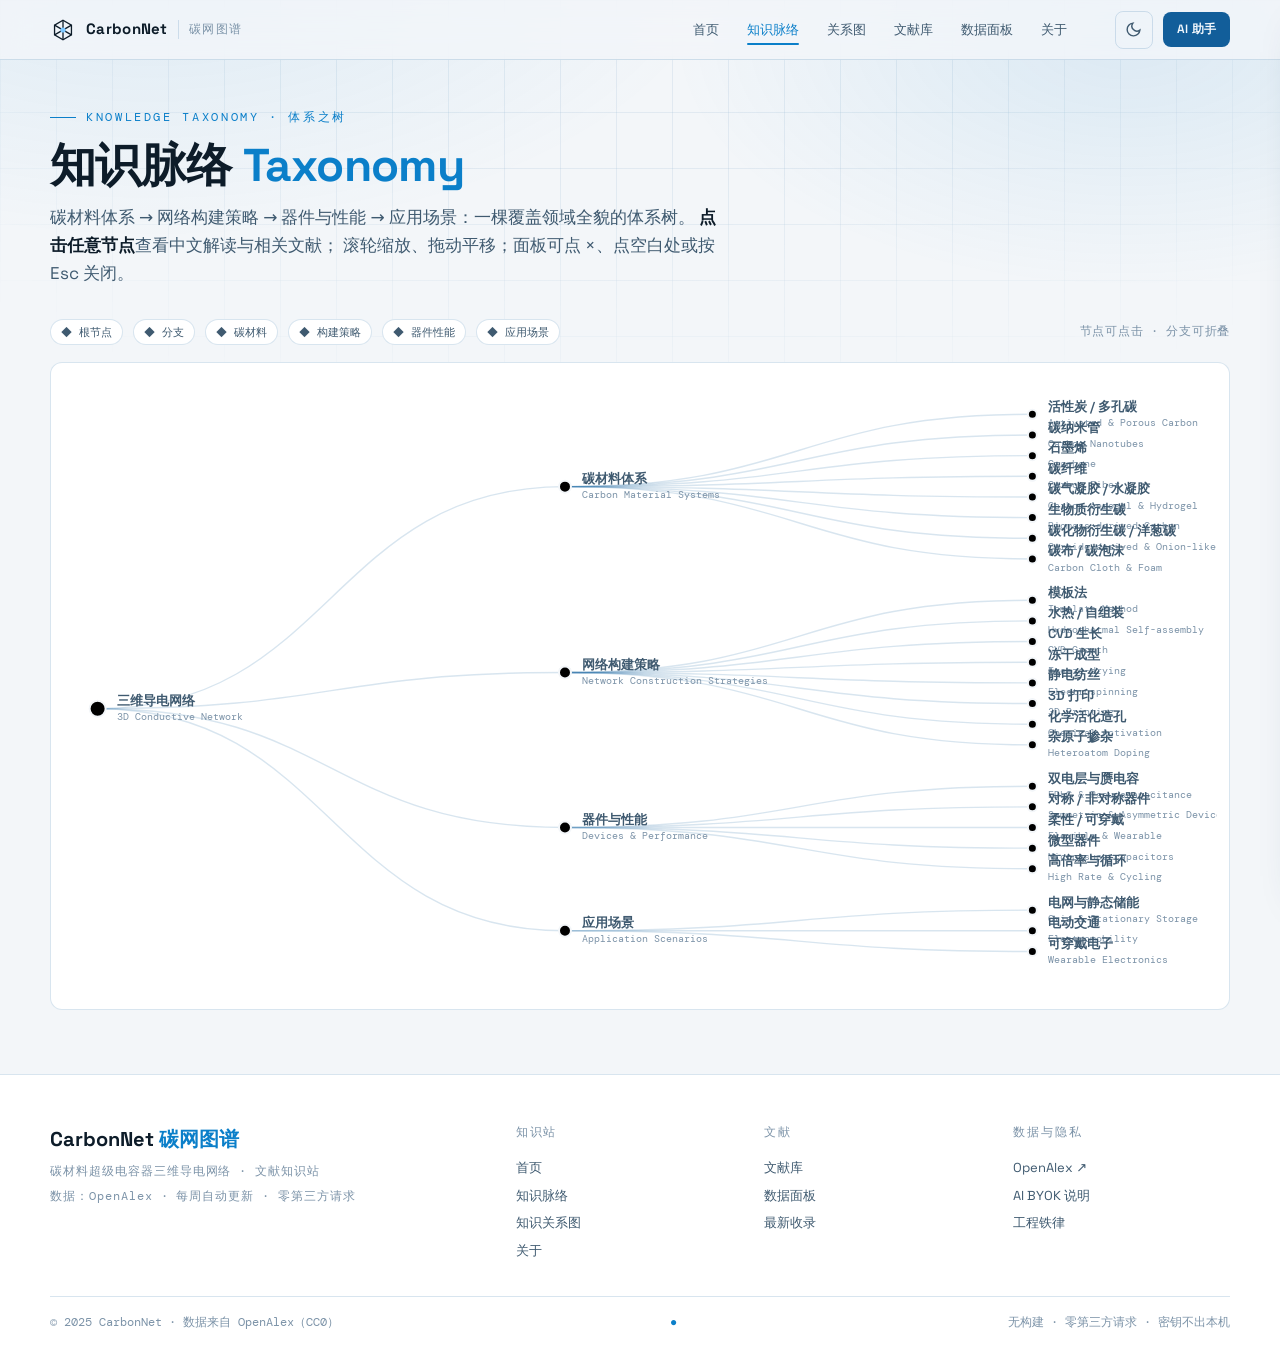
<file: taxonomy.html>
<!doctype html>
<!-- CarbonNet · 知识脉络 —— 缓存版本规则：每次改动任一 CSS/JS 后，把所有 ?v=N 统一加 1 -->
<html lang="zh-CN" data-theme="dark">
<head>
  <meta charset="utf-8">
  <meta name="viewport" content="width=device-width, initial-scale=1">
  <meta http-equiv="Content-Security-Policy" content="default-src 'self'; script-src 'self'; style-src 'self' 'unsafe-inline'; img-src 'self' data:; font-src 'self'; connect-src 'self' https://api.siliconflow.cn; object-src 'none'">
  <title>知识脉络 · CarbonNet 碳网图谱</title>
  <meta name="description" content="碳材料超级电容器三维导电网络的知识脉络：碳材料体系、网络构建策略、器件与性能、应用场景的体系树。点击节点查看中文解读与相关文献。">
  <link rel="icon" href="assets/favicon.svg" type="image/svg+xml">
  <link rel="stylesheet" href="assets/css/tokens.css?v=1">
  <link rel="stylesheet" href="assets/css/base.css?v=1">
  <link rel="stylesheet" href="assets/css/components.css?v=1">
  <link rel="stylesheet" href="assets/css/taxonomy.css?v=1">
</head>
<body data-page="taxonomy">
  <a class="skip-link" href="#main">跳到正文</a>

  <header class="site-head">
    <div class="container head-in">
      <a class="brand" href="index.html" aria-label="CarbonNet 首页">
        <svg class="brand-mark" viewBox="0 0 32 32" fill="none" stroke="currentColor" stroke-width="1.6" aria-hidden="true">
          <path d="M16 4l10.4 6v12L16 28 5.6 22V10L16 4z"></path>
          <path d="M16 4v24M5.6 10l20.8 12M26.4 10L5.6 22"></path>
          <circle cx="16" cy="16" r="3.2" fill="#7CC7FF" stroke="none"></circle>
        </svg>
        <span>CarbonNet</span><span class="brand-sub">碳网图谱</span>
      </a>
      <nav class="site-nav" id="site-nav" aria-label="主导航">
        <a href="index.html">首页</a>
        <a href="taxonomy.html" aria-current="page">知识脉络</a>
        <a href="graph.html">关系图</a>
        <a href="library.html">文献库</a>
        <a href="dashboard.html">数据面板</a>
        <a href="about.html">关于</a>
      </nav>
      <div class="head-actions">
        <button class="icon-btn" id="theme-btn" aria-label="切换深色/浅色主题" title="切换主题">
          <svg class="i-sun" viewBox="0 0 24 24" fill="none" stroke="currentColor" stroke-width="2" aria-hidden="true"><circle cx="12" cy="12" r="4"/><path d="M12 2v2M12 20v2M4.9 4.9l1.4 1.4M17.7 17.7l1.4 1.4M2 12h2M20 12h2M4.9 19.1l1.4-1.4M17.7 6.3l1.4-1.4"/></svg>
          <svg class="i-moon" viewBox="0 0 24 24" fill="none" stroke="currentColor" stroke-width="2" aria-hidden="true"><path d="M21 12.8A9 9 0 1 1 11.2 3a7 7 0 0 0 9.8 9.8z"/></svg>
        </button>
        <button class="btn btn-primary btn-sm" id="ai-btn">AI 助手</button>
        <button class="icon-btn nav-burger" id="nav-burger" aria-label="打开菜单" aria-expanded="false">
          <svg viewBox="0 0 24 24" fill="none" stroke="currentColor" stroke-width="2" aria-hidden="true"><path d="M4 7h16M4 12h16M4 17h16"/></svg>
        </button>
      </div>
    </div>
  </header>

  <main id="main">
    <div class="container">
      <div class="page-head">
        <p class="eyebrow" data-anim="fade">KNOWLEDGE TAXONOMY · 体系之树</p>
        <h1 class="page-title" data-anim="rise">知识脉络 <span class="en">Taxonomy</span></h1>
        <p class="lede" data-anim="rise" style="animation-delay:.08s">
          碳材料体系 → 网络构建策略 → 器件与性能 → 应用场景：一棵覆盖领域全貌的体系树。
          <strong style="color:var(--text)">点击任意节点</strong>查看中文解读与相关文献；
          滚轮缩放、拖动平移；面板可点 ×、点空白处或按 Esc 关闭。
        </p>
      </div>

      <div class="taxo-legend" data-anim="fade" style="animation-delay:.2s">
        <span class="chip">◆ 根节点</span>
        <span class="chip">◆ 分支</span>
        <span class="chip">◆ 碳材料</span>
        <span class="chip">◆ 构建策略</span>
        <span class="chip">◆ 器件性能</span>
        <span class="chip">◆ 应用场景</span>
        <span class="taxo-hint">节点可点击 · 分支可折叠</span>
      </div>

      <div class="chart-box" id="taxo-chart" data-anim="rise" style="animation-delay:.16s" role="img" aria-label="知识脉络树图（交互式，点击节点查看详情）"></div>
    </div>
  </main>

  <!-- 详情面板 -->
  <div class="panel-veil" id="panel-veil" aria-hidden="true"></div>
  <aside class="detail-panel" id="detail-panel" aria-label="节点详情" role="dialog" aria-modal="false">
    <div class="dp-head">
      <div>
        <div class="dp-type" id="dp-type">—</div>
        <div class="dp-title" id="dp-title">—</div>
        <div class="dp-en" id="dp-en">—</div>
      </div>
      <button class="dp-close" id="dp-close" aria-label="关闭面板">✕</button>
    </div>
    <div class="dp-body">
      <h4>中文解读</h4>
      <p class="dp-desc" id="dp-desc">—</p>
      <h4>相关文献</h4>
      <div class="dp-rel" id="dp-rel"></div>
    </div>
    <div class="dp-foot">
      <a class="btn btn-primary" id="dp-cta" href="library.html">在文献库中查看 →</a>
    </div>
  </aside>

  <footer class="site-foot">
    <div class="container">
      <div class="foot-grid">
        <div>
          <div class="foot-brand">CarbonNet <span style="color:var(--accent)">碳网图谱</span></div>
          <p class="foot-tag">碳材料超级电容器三维导电网络 · 文献知识站</p>
          <p class="foot-tag">数据：OpenAlex · 每周自动更新 · 零第三方请求</p>
        </div>
        <div class="foot-col">
          <h4>知识站</h4>
          <a href="index.html">首页</a>
          <a href="taxonomy.html">知识脉络</a>
          <a href="graph.html">知识关系图</a>
          <a href="about.html">关于</a>
        </div>
        <div class="foot-col">
          <h4>文献</h4>
          <a href="library.html">文献库</a>
          <a href="dashboard.html">数据面板</a>
          <a href="library.html?sort=date">最新收录</a>
        </div>
        <div class="foot-col">
          <h4>数据与隐私</h4>
          <a href="https://openalex.org" target="_blank" rel="noopener">OpenAlex ↗</a>
          <a href="about.html#byok">AI BYOK 说明</a>
          <a href="about.html#rules">工程铁律</a>
        </div>
      </div>
      <div class="foot-bottom">
        <span>© 2025 CarbonNet · 数据来自 OpenAlex（CC0）</span>
        <span class="dot">●</span>
        <span>无构建 · 零第三方请求 · 密钥不出本机</span>
      </div>
    </div>
  </footer>

  <script src="assets/vendor/echarts/echarts.min.js?v=1"></script>
  <script src="data/papers.js?v=1"></script>
  <script src="data/taxonomy.js?v=1"></script>
  <script src="assets/js/data.js?v=1"></script>
  <script src="assets/js/core.js?v=1"></script>
  <script src="assets/js/ai.js?v=1"></script>
  <script src="assets/js/taxonomy.js?v=1"></script>
</body>
</html>
</file>
<file: assets/css/tokens.css>
/* ==========================================================================
   CarbonNet 碳网图谱 · 设计令牌
   全站唯一颜色/字体/动效来源。改这里的令牌 = 全站换肤。
   ECharts 通过 core.js 的 chartTheme() 读取这些令牌（不要在图里写死颜色）。
   ========================================================================== */

:root {
  color-scheme: dark;

  /* ---- 底色与表面（蓝调近黑） ---- */
  --bg: #0a0f14;
  --bg-soft: #0c131b;
  --surface: #0f1822;
  --surface-2: #14202d;
  --surface-3: #1a2a3a;
  --line: rgba(124, 199, 255, 0.14);
  --line-strong: rgba(124, 199, 255, 0.32);
  --hairline: 1px solid var(--line);

  /* ---- 文字 ---- */
  --text: #e9f1f8;
  --text-2: #a7bccd;
  --text-3: #6c8295;

  /* ---- 强调（电光青）与按钮（深蓝） ---- */
  --accent: #7cc7ff;
  --accent-strong: #a8dcff;
  --accent-dim: rgba(124, 199, 255, 0.13);
  --accent-glow: rgba(124, 199, 255, 0.28);
  --on-accent: #07131d;
  --primary: #125e9a;
  --primary-hover: #1773bb;
  --on-primary: #eef7fd;
  --ok: #4fd1a5;
  --warn: #f5b759;

  /* ---- 图表色板（ECharts 从此读取） ---- */
  --c1: #7cc7ff;
  --c2: #38bdf8;
  --c3: #2f6fdb;
  --c4: #67e8f9;
  --c5: #818cf8;
  --c6: #5eead4;
  --c7: #93c5fd;
  --c8: #4f46e5;

  /* ---- 字体 ---- */
  --font-display: 'Space Grotesk', 'PingFang SC', 'Hiragino Sans GB', 'Microsoft YaHei', system-ui, sans-serif;
  --font-mono: 'DM Mono', ui-monospace, 'Cascadia Mono', Consolas, 'Microsoft YaHei', monospace;
  --font-ui: var(--font-display);

  /* ---- 字号阶梯 ---- */
  --fs-xs: 12px;
  --fs-sm: 13px;
  --fs-base: 15px;
  --fs-md: 17px;
  --fs-lg: 20px;
  --fs-xl: 26px;
  --fs-2xl: 34px;
  --fs-3xl: 46px;
  --fs-hero: clamp(42px, 7.5vw, 92px);

  /* ---- 间距 ---- */
  --s1: 4px; --s2: 8px; --s3: 12px; --s4: 16px;
  --s5: 24px; --s6: 32px; --s7: 48px; --s8: 64px;

  /* ---- 动效：弹簧缓动 + 景深模糊渐清 ---- */
  --ease-spring: cubic-bezier(0.17, 1.25, 0.36, 1);
  --ease-out: cubic-bezier(0.22, 0.61, 0.36, 1);
  --dur: 0.55s;

  /* ---- 其他 ---- */
  --radius: 12px;
  --radius-sm: 8px;
  --shadow: 0 14px 44px -14px rgba(0, 0, 0, 0.55);
  --shadow-soft: 0 6px 22px -10px rgba(0, 0, 0, 0.4);
  --head-h: 60px;
}

/* ---- 浅色主题：同样只用令牌，换肤不换结构 ---- */
[data-theme='light'] {
  color-scheme: light;

  --bg: #f3f6f9;
  --bg-soft: #ffffff;
  --surface: #ffffff;
  --surface-2: #eaf0f6;
  --surface-3: #dfe8f1;
  --line: rgba(18, 94, 154, 0.16);
  --line-strong: rgba(18, 94, 154, 0.36);
  --hairline: 1px solid var(--line);

  --text: #0d1c29;
  --text-2: #3f5a70;
  --text-3: #7c93a8;

  --accent: #0b7fc9;
  --accent-strong: #085d97;
  --accent-dim: rgba(11, 127, 201, 0.1);
  --accent-glow: rgba(11, 127, 201, 0.2);
  --on-accent: #ffffff;
  --primary: #125e9a;
  --primary-hover: #0f4f82;
  --on-primary: #f2f8fd;
  --ok: #0d9f7a;
  --warn: #b57a1d;

  --c1: #0b7fc9;
  --c2: #0891b2;
  --c3: #2f6fdb;
  --c4: #0e7490;
  --c5: #6366f1;
  --c6: #0d9488;
  --c7: #3b82f6;
  --c8: #4338ca;

  --shadow: 0 14px 40px -18px rgba(18, 58, 90, 0.28);
  --shadow-soft: 0 6px 20px -12px rgba(18, 58, 90, 0.22);
}
</file>
<file: assets/css/base.css>
/* ==========================================================================
   CarbonNet · base.css —— 字体、重置、布局、导航、页脚、动效系统
   铁律 2：入场动画播完必须退役（core.js 在 animationend 时置
   animation:none !important）。绝不在 :hover 上移除/重放动画，
   悬停效果一律用 transition 实现，避免移开鼠标卡片“闪没”。
   ========================================================================== */

/* ---- 本地字体（零第三方请求） ---- */
@font-face {
  font-family: 'Space Grotesk';
  font-style: normal;
  font-weight: 400;
  font-display: swap;
  src: url('../fonts/space-grotesk-v22-latin-regular.woff2') format('woff2');
}
@font-face {
  font-family: 'Space Grotesk';
  font-style: normal;
  font-weight: 500;
  font-display: swap;
  src: url('../fonts/space-grotesk-v22-latin-500.woff2') format('woff2');
}
@font-face {
  font-family: 'Space Grotesk';
  font-style: normal;
  font-weight: 600;
  font-display: swap;
  src: url('../fonts/space-grotesk-v22-latin-600.woff2') format('woff2');
}
@font-face {
  font-family: 'Space Grotesk';
  font-style: normal;
  font-weight: 700;
  font-display: swap;
  src: url('../fonts/space-grotesk-v22-latin-700.woff2') format('woff2');
}
@font-face {
  font-family: 'DM Mono';
  font-style: normal;
  font-weight: 400;
  font-display: swap;
  src: url('../fonts/dm-mono-v16-latin-regular.woff2') format('woff2');
}
@font-face {
  font-family: 'DM Mono';
  font-style: normal;
  font-weight: 500;
  font-display: swap;
  src: url('../fonts/dm-mono-v16-latin-500.woff2') format('woff2');
}

/* ---- 重置 ---- */
*, *::before, *::after { box-sizing: border-box; margin: 0; padding: 0; }
html { scroll-behavior: smooth; -webkit-text-size-adjust: 100%; }
body {
  font-family: var(--font-ui);
  font-size: var(--fs-base);
  line-height: 1.65;
  color: var(--text);
  background: var(--bg);
  min-height: 100vh;
  overflow-x: hidden;
  transition: background-color 0.3s ease, color 0.3s ease;
}
img, svg, canvas { display: block; max-width: 100%; }
a { color: var(--accent); text-decoration: none; }
a:hover { text-decoration: underline; text-underline-offset: 3px; }
button { font: inherit; color: inherit; background: none; border: 0; cursor: pointer; }
input, select, textarea { font: inherit; color: var(--text); }
ul, ol { list-style: none; }
::selection { background: var(--accent-glow); color: var(--text); }
:focus-visible { outline: 2px solid var(--accent); outline-offset: 2px; border-radius: 3px; }

/* ---- 滚动条 ---- */
::-webkit-scrollbar { width: 10px; height: 10px; }
::-webkit-scrollbar-thumb { background: var(--line-strong); border-radius: 8px; }
::-webkit-scrollbar-thumb:hover { background: var(--text-3); }
::-webkit-scrollbar-track { background: transparent; }

/* ---- 底色氛围：微弱径向辉光（编辑式景深） ---- */
body::before {
  content: '';
  position: fixed;
  inset: 0;
  z-index: -1;
  pointer-events: none;
  background:
    radial-gradient(900px 480px at 12% -8%, var(--accent-dim), transparent 65%),
    radial-gradient(760px 420px at 88% 4%, var(--accent-dim), transparent 60%);
}
body::after {
  content: '';
  position: fixed;
  inset: 0;
  z-index: -1;
  pointer-events: none;
  opacity: 0.5;
  background-image:
    linear-gradient(var(--line) 1px, transparent 1px),
    linear-gradient(90deg, var(--line) 1px, transparent 1px);
  background-size: 56px 56px;
  mask-image: radial-gradient(1200px 600px at 50% 0%, #000 30%, transparent 75%);
  -webkit-mask-image: radial-gradient(1200px 600px at 50% 0%, #000 30%, transparent 75%);
}

/* ---- 布局 ---- */
.container { width: min(1180px, 100% - clamp(32px, 6vw, 64px)); margin-inline: auto; }
.skip-link {
  position: fixed; top: 8px; left: 8px; z-index: 100;
  padding: 8px 14px; background: var(--primary); color: var(--on-primary);
  border-radius: var(--radius-sm); transform: translateY(-200%);
  transition: transform 0.2s var(--ease-out);
}
.skip-link:focus { transform: none; }

/* ---- 顶栏 ---- */
.site-head {
  position: sticky; top: 0; z-index: 50;
  height: var(--head-h);
  background: color-mix(in srgb, var(--bg) 82%, transparent);
  backdrop-filter: blur(14px) saturate(1.4);
  -webkit-backdrop-filter: blur(14px) saturate(1.4);
  border-bottom: var(--hairline);
}
.head-in { display: flex; align-items: center; gap: var(--s5); height: 100%; }
.brand {
  display: inline-flex; align-items: center; gap: 10px;
  color: var(--text); font-weight: 700; letter-spacing: 0.02em;
  text-decoration: none !important;
}
.brand-mark { width: 26px; height: 26px; flex: none; }
.brand-sub {
  font-family: var(--font-mono); font-size: var(--fs-xs); font-weight: 400;
  color: var(--text-3); border-left: var(--hairline); padding-left: 10px;
  letter-spacing: 0.12em;
}
.site-nav { display: flex; align-items: center; gap: 4px; margin-left: auto; }
.site-nav a {
  position: relative; padding: 8px 12px; color: var(--text-2);
  font-size: var(--fs-sm); font-weight: 500; border-radius: var(--radius-sm);
  transition: color 0.2s ease;
}
.site-nav a::after {
  content: ''; position: absolute; left: 12px; right: 12px; bottom: 3px;
  height: 2px; border-radius: 2px; background: var(--accent);
  transform: scaleX(0); transform-origin: left;
  transition: transform 0.3s var(--ease-spring);
}
.site-nav a:hover { color: var(--text); text-decoration: none; }
.site-nav a:hover::after { transform: scaleX(1); }
.site-nav a[aria-current='page'] { color: var(--accent); }
.site-nav a[aria-current='page']::after { transform: scaleX(1); }
.head-actions { display: flex; align-items: center; gap: 10px; margin-left: auto; }
.head-actions { margin-left: var(--s3); }
.icon-btn {
  width: 38px; height: 38px; display: inline-flex; align-items: center;
  justify-content: center; border-radius: var(--radius-sm);
  border: var(--hairline); color: var(--text-2);
  transition: color 0.2s ease, border-color 0.2s ease, background 0.2s ease;
}
.icon-btn:hover { color: var(--accent); border-color: var(--line-strong); background: var(--accent-dim); }
.icon-btn svg { width: 17px; height: 17px; }
.nav-burger { display: none; }
#theme-btn .i-moon { display: none; }
[data-theme='light'] #theme-btn .i-sun { display: none; }
[data-theme='light'] #theme-btn .i-moon { display: block; }

/* ---- 页首（编辑式 eyebrow） ---- */
.page-head { padding: var(--s7) 0 var(--s6); }
.eyebrow {
  font-family: var(--font-mono); font-size: var(--fs-xs); letter-spacing: 0.22em;
  text-transform: uppercase; color: var(--accent);
  display: flex; align-items: center; gap: 10px;
}
.eyebrow::before { content: ''; width: 26px; height: 1px; background: var(--accent); flex: none; }
.page-title {
  font-family: var(--font-display); font-weight: 700;
  font-size: var(--fs-3xl); line-height: 1.12; letter-spacing: -0.015em;
  margin: var(--s3) 0 var(--s3); color: var(--text);
}
.page-title .en { color: var(--accent); }
.lede { max-width: 62ch; color: var(--text-2); font-size: var(--fs-md); }

/* ---- 区块 ---- */
.section { padding: var(--s6) 0; }
.sec-head {
  display: flex; align-items: baseline; justify-content: space-between;
  gap: var(--s4); margin-bottom: var(--s5); flex-wrap: wrap;
}
.sec-title {
  font-family: var(--font-display); font-weight: 600;
  font-size: var(--fs-xl); letter-spacing: -0.01em; color: var(--text);
}
.sec-num {
  font-family: var(--font-mono); font-size: var(--fs-xs); color: var(--text-3);
  letter-spacing: 0.14em; margin-right: 8px;
}
.sec-more { font-size: var(--fs-sm); font-family: var(--font-mono); }

/* ---- 按钮 ---- */
.btn {
  display: inline-flex; align-items: center; justify-content: center; gap: 8px;
  padding: 10px 18px; border-radius: var(--radius-sm);
  font-size: var(--fs-sm); font-weight: 600; letter-spacing: 0.02em;
  border: 1px solid transparent; white-space: nowrap;
  transition: background 0.2s ease, color 0.2s ease, border-color 0.2s ease,
              transform 0.25s var(--ease-spring), box-shadow 0.25s ease;
}
.btn:active { transform: translateY(1px) scale(0.99); }
.btn:hover { text-decoration: none; }
.btn-primary { background: var(--primary); color: var(--on-primary); }
.btn-primary:hover { background: var(--primary-hover); box-shadow: 0 6px 22px -8px var(--accent-glow); }
.btn-ghost { border-color: var(--line-strong); color: var(--text); }
.btn-ghost:hover { border-color: var(--accent); color: var(--accent); background: var(--accent-dim); }
.btn-sm { padding: 7px 13px; font-size: var(--fs-xs); }
.btn-lg { padding: 13px 24px; font-size: var(--fs-md); }

/* ---- 芯片 ---- */
.chip {
  display: inline-flex; align-items: center; gap: 6px;
  padding: 3px 10px; border-radius: 999px;
  border: 1px solid var(--line); background: var(--surface);
  font-family: var(--font-mono); font-size: 11px; color: var(--text-2);
  transition: color 0.2s ease, border-color 0.2s ease, background 0.2s ease;
  text-decoration: none !important;
}
.chip:hover { color: var(--accent); border-color: var(--accent); background: var(--accent-dim); }
.chip.on { color: var(--accent); border-color: var(--accent); background: var(--accent-dim); }

/* ---- 输入控件 ---- */
.field { display: flex; flex-direction: column; gap: 6px; }
.field label { font-family: var(--font-mono); font-size: 11px; letter-spacing: 0.12em; color: var(--text-3); text-transform: uppercase; }
.input, .select, .textarea {
  width: 100%; padding: 9px 12px; border-radius: var(--radius-sm);
  border: var(--hairline); background: var(--surface); color: var(--text);
  transition: border-color 0.2s ease, box-shadow 0.2s ease;
}
.input::placeholder { color: var(--text-3); }
.input:focus, .select:focus, .textarea:focus {
  outline: none; border-color: var(--accent);
  box-shadow: 0 0 0 3px var(--accent-dim);
}
.select { appearance: none; background-image: linear-gradient(45deg, transparent 50%, var(--text-3) 50%), linear-gradient(135deg, var(--text-3) 50%, transparent 50%); background-position: calc(100% - 16px) 55%, calc(100% - 11px) 55%; background-size: 5px 5px; background-repeat: no-repeat; padding-right: 30px; }
.select option { background: var(--surface); color: var(--text); }

/* ---- 卡片通用 ---- */
.card {
  background: var(--surface); border: var(--hairline); border-radius: var(--radius);
  transition: transform 0.3s var(--ease-spring), border-color 0.25s ease, box-shadow 0.3s ease;
}
.card-hover:hover {
  transform: translateY(-3px);
  border-color: var(--line-strong);
  box-shadow: var(--shadow);
}

/* ---- 页脚 ---- */
.site-foot {
  margin-top: var(--s8); border-top: var(--hairline);
  background: var(--bg-soft);
}
.foot-grid {
  display: grid; grid-template-columns: 2fr 1fr 1fr 1fr;
  gap: var(--s6); padding: var(--s7) 0 var(--s6);
}
.foot-brand { font-family: var(--font-display); font-weight: 700; font-size: var(--fs-lg); }
.foot-tag { font-family: var(--font-mono); font-size: var(--fs-xs); color: var(--text-3); margin-top: 6px; letter-spacing: 0.08em; }
.foot-col h4 {
  font-family: var(--font-mono); font-size: var(--fs-xs); font-weight: 500;
  letter-spacing: 0.16em; text-transform: uppercase; color: var(--text-3);
  margin-bottom: var(--s3);
}
.foot-col a, .foot-col li { display: block; color: var(--text-2); font-size: var(--fs-sm); padding: 3px 0; }
.foot-col a:hover { color: var(--accent); }
.foot-bottom {
  border-top: var(--hairline); padding: var(--s4) 0;
  display: flex; justify-content: space-between; gap: var(--s4); flex-wrap: wrap;
  font-family: var(--font-mono); font-size: var(--fs-xs); color: var(--text-3);
}
.foot-bottom .dot { color: var(--accent); }

/* ==========================================================================
   动效系统
   铁律 2：data-anim 元素入场动画结束后由 core.js 退役（animation:none）。
   悬停效果只用 transition；这里绝不出现 :hover { animation: ... }。
   ========================================================================== */
[data-anim] { will-change: transform, opacity, filter; }
[data-anim='rise'] { animation: cn-rise var(--dur) var(--ease-spring) both; }
[data-anim='fade'] { animation: cn-fade 0.5s var(--ease-out) both; }
[data-anim='blur'] { animation: cn-blur 0.7s var(--ease-out) both; }
[data-anim='zoom'] { animation: cn-zoom var(--dur) var(--ease-spring) both; }

@keyframes cn-rise {
  from { opacity: 0; transform: translateY(26px) scale(0.985); filter: blur(10px); }
}
@keyframes cn-fade { from { opacity: 0; } }
@keyframes cn-blur { from { opacity: 0; filter: blur(14px); } }
@keyframes cn-zoom {
  from { opacity: 0; transform: scale(0.94); filter: blur(8px); }
}

/* 打字光标闪烁（仅装饰性无限动画，不属于入场系统） */
@keyframes cn-blink { 0%, 55% { opacity: 1; } 56%, 100% { opacity: 0; } }
.caret::after { content: '▍'; color: var(--accent); animation: cn-blink 1.1s steps(1) infinite; margin-left: 2px; }

/* ---- 无障碍：弱动效用户直接呈现最终态 ---- */
@media (prefers-reduced-motion: reduce) {
  html { scroll-behavior: auto; }
  [data-anim] { animation: none !important; }
  *, *::before, *::after { transition-duration: 0.01ms !important; animation-duration: 0.01ms !important; }
  .caret::after { animation: none; }
}

/* ---- 视觉隐藏（屏幕阅读器可读） ---- */
.visually-hidden {
  position: absolute !important;
  width: 1px; height: 1px;
  margin: -1px; padding: 0;
  overflow: hidden;
  clip: rect(0 0 0 0);
  white-space: nowrap;
  border: 0;
}

/* ---- 响应式 ---- */
@media (max-width: 960px) {
  .site-nav {
    position: fixed; top: var(--head-h); left: 0; right: 0;
    flex-direction: column; align-items: stretch; gap: 2px;
    background: var(--bg-soft); border-bottom: var(--hairline);
    padding: var(--s3); display: none;
  }
  .site-nav.open { display: flex; animation: cn-fade 0.25s var(--ease-out) both; }
  .site-nav a { padding: 12px 14px; }
  .nav-burger { display: inline-flex; }
  .foot-grid { grid-template-columns: 1fr 1fr; }
  .page-title { font-size: var(--fs-2xl); }
}
@media (max-width: 640px) {
  .foot-grid { grid-template-columns: 1fr; gap: var(--s5); }
  .brand-sub { display: none; }
  .sec-title { font-size: var(--fs-lg); }
}
</file>
<file: assets/css/components.css>
/* ==========================================================================
   CarbonNet · components.css —— 卡片、KPI、列表行、标签云、详情面板、
   表格、筛选控件、分页、Toast、AI 助手面板、空态
   ========================================================================== */

/* ---- KPI 卡片 ---- */
.kpi-grid {
  display: grid; grid-template-columns: repeat(4, 1fr); gap: var(--s4);
}
.kpi-card {
  padding: var(--s5); border: var(--hairline); border-radius: var(--radius);
  background: var(--surface); position: relative; overflow: hidden;
  transition: transform 0.3s var(--ease-spring), border-color 0.25s ease;
}
.kpi-card:hover { transform: translateY(-3px); border-color: var(--line-strong); }
.kpi-card::after {
  content: ''; position: absolute; left: 0; right: 0; top: 0; height: 2px;
  background: linear-gradient(90deg, var(--accent), transparent);
  opacity: 0.7;
}
.kpi-label {
  font-family: var(--font-mono); font-size: 11px; letter-spacing: 0.14em;
  text-transform: uppercase; color: var(--text-3);
}
.kpi-value {
  font-family: var(--font-display); font-weight: 700;
  font-size: clamp(28px, 3.4vw, 40px); line-height: 1.1;
  margin-top: var(--s2); color: var(--text);
  font-variant-numeric: tabular-nums;
}
.kpi-value .unit { font-size: 0.45em; font-weight: 500; color: var(--accent); margin-left: 2px; }
.kpi-note { font-size: var(--fs-xs); color: var(--text-3); margin-top: 6px; font-family: var(--font-mono); }

/* ---- 论文卡片 ---- */
.paper-grid { display: grid; grid-template-columns: repeat(auto-fill, minmax(300px, 1fr)); gap: var(--s4); }
.paper-card { padding: var(--s5); display: flex; flex-direction: column; gap: var(--s3); }
.paper-card .p-meta {
  display: flex; align-items: center; gap: 8px; flex-wrap: wrap;
  font-family: var(--font-mono); font-size: 11px; color: var(--text-3);
  letter-spacing: 0.06em;
}
.paper-card .p-meta .journal { color: var(--text-2); }
.paper-card .p-title {
  font-family: var(--font-display); font-weight: 600; font-size: var(--fs-md);
  line-height: 1.35; color: var(--text);
  display: -webkit-box; -webkit-line-clamp: 3; -webkit-box-orient: vertical; overflow: hidden;
}
.paper-card a.p-title:hover { color: var(--accent); text-decoration: none; }
.paper-card .p-desc {
  font-size: var(--fs-sm); color: var(--text-2); flex: 1;
  display: -webkit-box; -webkit-line-clamp: 4; -webkit-box-orient: vertical; overflow: hidden;
}
.paper-card .p-foot { display: flex; justify-content: space-between; align-items: center; gap: 8px; }
.p-cite {
  font-family: var(--font-mono); font-size: var(--fs-xs); color: var(--text-2);
  display: inline-flex; align-items: center; gap: 5px;
}
.p-cite svg { width: 13px; height: 13px; color: var(--accent); }
.p-authors { font-size: var(--fs-sm); color: var(--text-2); display: -webkit-box; -webkit-line-clamp: 1; -webkit-box-orient: vertical; overflow: hidden; }
.badge-curated {
  font-family: var(--font-mono); font-size: 10px; letter-spacing: 0.1em;
  padding: 2px 8px; border-radius: 999px; color: var(--accent);
  border: 1px solid var(--accent); background: var(--accent-dim);
  text-transform: uppercase;
}

/* ---- 文献列表行 ---- */
.lit-list { display: flex; flex-direction: column; gap: 2px; }
.lit-row {
  display: grid; grid-template-columns: 44px 1fr auto;
  gap: var(--s4); align-items: center;
  padding: var(--s3) var(--s4); border-radius: var(--radius-sm);
  border: 1px solid transparent; transition: background 0.2s ease, border-color 0.2s ease;
}
.lit-row:hover { background: var(--surface); border-color: var(--line); }
.lit-idx {
  font-family: var(--font-mono); font-size: var(--fs-xs); color: var(--text-3);
  text-align: right;
}
.lit-main { min-width: 0; }
.lit-title {
  font-weight: 600; font-size: var(--fs-base); color: var(--text);
  display: block; line-height: 1.4;
}
a.lit-title:hover { color: var(--accent); text-decoration: none; }
.lit-sub {
  font-size: var(--fs-xs); color: var(--text-3); margin-top: 3px;
  display: flex; gap: 8px; flex-wrap: wrap; align-items: center;
}
.lit-sub .sep { color: var(--line-strong); }
.lit-side { display: flex; align-items: center; gap: var(--s3); white-space: nowrap; }
.lit-cite {
  font-family: var(--font-mono); font-size: var(--fs-xs); color: var(--text-2);
  min-width: 44px; text-align: right;
}
.lit-year {
  font-family: var(--font-mono); font-size: var(--fs-xs); color: var(--accent);
  border: 1px solid var(--line-strong); border-radius: 6px; padding: 2px 7px;
}

/* ---- 标签云 ---- */
.tag-cloud { display: flex; flex-wrap: wrap; gap: 10px 14px; align-items: center; }
.tag-cloud .tcloud-tag {
  color: var(--text-2); font-family: var(--font-mono); line-height: 1.3;
  padding: 2px 6px; border-radius: 6px; transition: color 0.2s ease, background 0.2s ease;
  text-decoration: none !important;
}
.tag-cloud .tcloud-tag:hover { color: var(--accent); background: var(--accent-dim); }

/* ---- 详情侧面板（知识脉络） ---- */
.panel-veil {
  position: fixed; inset: 0; z-index: 60; background: rgba(3, 8, 13, 0.45);
  backdrop-filter: blur(3px); -webkit-backdrop-filter: blur(3px);
  opacity: 0; pointer-events: none; transition: opacity 0.3s ease;
}
[data-theme='light'] .panel-veil { background: rgba(30, 48, 66, 0.3); }
.panel-veil.open { opacity: 1; pointer-events: auto; }
.detail-panel {
  position: fixed; top: 0; right: 0; bottom: 0; z-index: 61;
  width: min(420px, 92vw); background: var(--bg-soft);
  border-left: var(--hairline); box-shadow: var(--shadow);
  transform: translateX(102%); transition: transform 0.45s var(--ease-spring);
  display: flex; flex-direction: column; overflow: hidden;
}
.detail-panel.open { transform: none; }
.dp-head {
  display: flex; align-items: flex-start; justify-content: space-between; gap: var(--s3);
  padding: var(--s5); border-bottom: var(--hairline);
}
.dp-type {
  font-family: var(--font-mono); font-size: 10px; letter-spacing: 0.16em;
  text-transform: uppercase; color: var(--accent);
}
.dp-title { font-family: var(--font-display); font-weight: 700; font-size: var(--fs-xl); margin-top: 4px; color: var(--text); }
.dp-en { font-family: var(--font-mono); font-size: var(--fs-xs); color: var(--text-3); margin-top: 4px; }
.dp-close {
  width: 32px; height: 32px; flex: none; display: inline-flex; align-items: center;
  justify-content: center; border-radius: var(--radius-sm); color: var(--text-2);
  border: var(--hairline); transition: color 0.2s ease, border-color 0.2s ease;
}
.dp-close:hover { color: var(--accent); border-color: var(--accent); }
.dp-body { padding: var(--s5); overflow-y: auto; flex: 1; }
.dp-body h4 {
  font-family: var(--font-mono); font-size: 11px; letter-spacing: 0.16em;
  text-transform: uppercase; color: var(--text-3); margin: var(--s4) 0 var(--s2);
}
.dp-desc { color: var(--text-2); font-size: var(--fs-sm); line-height: 1.75; }
.dp-rel { display: flex; flex-direction: column; gap: 6px; }
.dp-rel a {
  display: block; padding: 8px 10px; border: var(--hairline); border-radius: var(--radius-sm);
  color: var(--text-2); font-size: var(--fs-sm); line-height: 1.45;
  transition: border-color 0.2s ease, color 0.2s ease, background 0.2s ease;
}
.dp-rel a:hover { border-color: var(--accent); color: var(--text); background: var(--accent-dim); text-decoration: none; }
.dp-rel .dp-rel-meta { font-family: var(--font-mono); font-size: 10px; color: var(--text-3); }
.dp-foot { padding: var(--s4) var(--s5); border-top: var(--hairline); }

/* ---- 图表容器 ---- */
.chart-box {
  position: relative; width: 100%; height: 520px;
  background: var(--surface); border: var(--hairline); border-radius: var(--radius);
  padding: var(--s3);
}
.chart-box.sm { height: 380px; }
.chart-tip {
  position: absolute; right: var(--s4); top: var(--s4); z-index: 5;
  font-family: var(--font-mono); font-size: 11px; color: var(--text-3);
  pointer-events: none;
}
.chart-grid { display: grid; grid-template-columns: 1fr 1fr; gap: var(--s4); }
.chart-panel {
  background: var(--surface); border: var(--hairline); border-radius: var(--radius);
  padding: var(--s4);
}
.chart-panel h3 {
  font-size: var(--fs-base); font-weight: 600; color: var(--text);
  display: flex; align-items: center; gap: 8px; margin-bottom: var(--s2);
}
.chart-panel h3 .cn {
  font-family: var(--font-mono); font-size: var(--fs-xs); color: var(--text-3);
}
.chart-panel .cp-sub { font-size: var(--fs-xs); color: var(--text-3); margin-bottom: var(--s3); font-family: var(--font-mono); }
.cp-body { width: 100%; height: 300px; }

/* ---- 文献库筛选区 ---- */
.filter-bar {
  background: var(--surface); border: var(--hairline); border-radius: var(--radius);
  padding: var(--s4); display: flex; flex-direction: column; gap: var(--s3);
}
.filter-row { display: grid; grid-template-columns: 2fr 1fr 1fr 1fr; gap: var(--s3); }
.filter-row-2 { display: grid; grid-template-columns: 1fr 1fr 1fr 1fr auto; gap: var(--s3); align-items: end; }
@media (max-width: 960px) {
  .filter-row, .filter-row-2 { grid-template-columns: 1fr 1fr; }
}
@media (max-width: 560px) {
  .filter-row, .filter-row-2 { grid-template-columns: 1fr; }
}
.active-filters { display: flex; gap: 8px; flex-wrap: wrap; align-items: center; min-height: 0; }
.active-filters .af-label { font-family: var(--font-mono); font-size: 11px; color: var(--text-3); letter-spacing: 0.12em; }

/* ---- 文献表格 ---- */
.lib-table-wrap { overflow-x: auto; border: var(--hairline); border-radius: var(--radius); background: var(--surface); }
.lib-table { width: 100%; border-collapse: collapse; min-width: 860px; }
.lib-table th {
  text-align: left; padding: var(--s3) var(--s4);
  font-family: var(--font-mono); font-size: 11px; font-weight: 500;
  letter-spacing: 0.12em; text-transform: uppercase; color: var(--text-3);
  border-bottom: var(--hairline); white-space: nowrap;
  position: sticky; top: 0; background: var(--surface);
}
.lib-table td { padding: var(--s3) var(--s4); border-bottom: 1px solid var(--line); vertical-align: top; }
.lib-table tbody tr { transition: background 0.15s ease; cursor: pointer; }
.lib-table tbody tr:hover { background: var(--surface-2); }
.lib-table tbody tr:last-child td { border-bottom: 0; }
.td-title { font-weight: 600; font-size: var(--fs-sm); color: var(--text); line-height: 1.45; }
.td-title:hover { color: var(--accent); }
.td-sub { font-family: var(--font-mono); font-size: 10.5px; color: var(--text-3); margin-top: 4px; }
.td-num { font-family: var(--font-mono); font-size: var(--fs-xs); color: var(--text-2); text-align: right; white-space: nowrap; }
.td-tags { display: flex; flex-wrap: wrap; gap: 4px; max-width: 260px; }
.oa-badge {
  font-family: var(--font-mono); font-size: 10px; padding: 1px 7px; border-radius: 999px;
  border: 1px solid var(--line-strong); color: var(--text-2); white-space: nowrap;
}
.oa-badge.gold, .oa-badge.diamond, .oa-badge.hybrid { color: var(--ok); border-color: var(--ok); }

/* ---- 分页 ---- */
.pagination { display: flex; align-items: center; gap: 6px; flex-wrap: wrap; }
.pg-btn {
  min-width: 36px; height: 36px; padding: 0 10px; display: inline-flex;
  align-items: center; justify-content: center;
  border: var(--hairline); border-radius: var(--radius-sm);
  font-family: var(--font-mono); font-size: var(--fs-xs); color: var(--text-2);
  transition: color 0.15s ease, border-color 0.15s ease, background 0.15s ease;
}
.pg-btn:hover:not(:disabled) { color: var(--accent); border-color: var(--accent); }
.pg-btn.on { background: var(--primary); border-color: var(--primary); color: var(--on-primary); }
.pg-btn:disabled { opacity: 0.4; cursor: not-allowed; }
.pg-ellipsis { font-family: var(--font-mono); color: var(--text-3); padding: 0 4px; }
.pg-info { font-family: var(--font-mono); font-size: var(--fs-xs); color: var(--text-3); margin-right: auto; }

/* ---- Toast ---- */
#toast {
  position: fixed; left: 50%; bottom: 28px; z-index: 90;
  transform: translate(-50%, 16px); opacity: 0; pointer-events: none;
  background: var(--surface-3); color: var(--text);
  border: 1px solid var(--line-strong); border-radius: var(--radius-sm);
  padding: 10px 16px; font-size: var(--fs-sm); box-shadow: var(--shadow);
  transition: opacity 0.25s ease, transform 0.3s var(--ease-spring);
  max-width: min(480px, 90vw);
}
#toast.show { opacity: 1; transform: translate(-50%, 0); }

/* ---- AI 助手面板（BYOK，直连硅基流动） ---- */
.ai-fab {
  position: fixed; right: 22px; bottom: 22px; z-index: 70;
  width: 52px; height: 52px; border-radius: 50%;
  background: var(--primary); color: var(--on-primary);
  display: inline-flex; align-items: center; justify-content: center;
  box-shadow: var(--shadow); border: 1px solid var(--line-strong);
  transition: transform 0.3s var(--ease-spring), background 0.2s ease;
}
.ai-fab:hover { background: var(--primary-hover); transform: translateY(-3px) scale(1.04); }
.ai-fab svg { width: 22px; height: 22px; }
.ai-panel {
  position: fixed; right: 22px; bottom: 86px; z-index: 71;
  width: min(400px, calc(100vw - 32px)); height: min(600px, calc(100vh - 120px));
  background: var(--bg-soft); border: var(--hairline); border-radius: var(--radius);
  box-shadow: var(--shadow); display: flex; flex-direction: column; overflow: hidden;
  opacity: 0; transform: translateY(12px) scale(0.98); pointer-events: none;
  transition: opacity 0.25s ease, transform 0.35s var(--ease-spring);
}
.ai-panel.open { opacity: 1; transform: none; pointer-events: auto; }
.ai-head {
  display: flex; align-items: center; gap: 10px;
  padding: var(--s3) var(--s4); border-bottom: var(--hairline);
}
.ai-head .ai-dot { width: 8px; height: 8px; border-radius: 50%; background: var(--text-3); flex: none; }
.ai-head .ai-dot.ready { background: var(--ok); box-shadow: 0 0 8px var(--ok); }
.ai-head .ai-dot.busy { background: var(--accent); box-shadow: 0 0 8px var(--accent); animation: cn-blink 1s steps(1) infinite; }
.ai-head .ai-dot.err { background: var(--warn); }
.ai-title { font-weight: 600; font-size: var(--fs-sm); color: var(--text); }
.ai-sub { font-family: var(--font-mono); font-size: 10px; color: var(--text-3); letter-spacing: 0.08em; }
.ai-head .ai-close { margin-left: auto; }
.ai-settings { padding: var(--s3) var(--s4); border-bottom: var(--hairline); display: flex; flex-direction: column; gap: 8px; }
.ai-settings summary {
  font-family: var(--font-mono); font-size: 11px; color: var(--text-3);
  letter-spacing: 0.1em; cursor: pointer; user-select: none; text-transform: uppercase;
}
.ai-settings summary:hover { color: var(--accent); }
.ai-settings .ai-set-row { display: flex; gap: 8px; }
.ai-settings .ai-set-row .input { flex: 1; font-size: var(--fs-xs); padding: 7px 10px; }
.ai-note { font-size: 11px; color: var(--text-3); line-height: 1.5; }
.ai-note strong { color: var(--accent); font-weight: 500; }
.ai-ctx {
  margin: 0 var(--s4); margin-top: var(--s3); padding: 8px 12px;
  border: 1px dashed var(--line-strong); border-radius: var(--radius-sm);
  font-family: var(--font-mono); font-size: 11px; color: var(--text-2);
  display: flex; gap: 8px; align-items: center;
}
.ai-ctx button { color: var(--text-3); flex: none; }
.ai-ctx button:hover { color: var(--accent); }
.ai-msgs { flex: 1; overflow-y: auto; padding: var(--s4); display: flex; flex-direction: column; gap: var(--s3); }
.ai-msg { max-width: 88%; padding: 9px 13px; border-radius: var(--radius-sm); font-size: var(--fs-sm); line-height: 1.6; white-space: pre-wrap; word-break: break-word; }
.ai-msg.user { align-self: flex-end; background: var(--primary); color: var(--on-primary); border-bottom-right-radius: 4px; }
.ai-msg.assistant { align-self: flex-start; background: var(--surface-2); color: var(--text); border-bottom-left-radius: 4px; }
.ai-msg.sys { align-self: center; font-family: var(--font-mono); font-size: 11px; color: var(--text-3); background: none; padding: 2px 6px; }
.ai-quick { display: flex; gap: 6px; padding: 0 var(--s4) var(--s2); flex-wrap: wrap; }
.ai-quick .chip { cursor: pointer; font-size: 10.5px; }
.ai-input-row { display: flex; gap: 8px; padding: var(--s3) var(--s4); border-top: var(--hairline); }
.ai-input-row .textarea { flex: 1; resize: none; height: 44px; padding: 8px 12px; font-size: var(--fs-sm); }
.ai-send { flex: none; }

/* ---- 空态 / 提示 ---- */
.empty-state {
  padding: var(--s7) var(--s5); text-align: center; color: var(--text-3);
  border: 1px dashed var(--line-strong); border-radius: var(--radius);
}
.empty-state .es-ico { font-family: var(--font-mono); font-size: 26px; color: var(--text-3); margin-bottom: var(--s2); }
.empty-state p { font-size: var(--fs-sm); }

/* ---- 提示条 ---- */
.note-bar {
  display: flex; gap: 10px; align-items: flex-start;
  padding: var(--s3) var(--s4); border-radius: var(--radius-sm);
  border: 1px solid var(--line); background: var(--surface);
  font-size: var(--fs-xs); color: var(--text-2); line-height: 1.6;
}
.note-bar .nb-ico { font-family: var(--font-mono); color: var(--accent); flex: none; }

/* ---- 滑杆控件（关系图参数） ---- */
.ctl-group { display: flex; align-items: center; gap: 10px; }
.ctl-group label {
  font-family: var(--font-mono); font-size: 11px; color: var(--text-3);
  letter-spacing: 0.08em; white-space: nowrap;
}
input[type='range'] {
  width: 130px; accent-color: var(--accent); cursor: pointer;
}
.ctl-val { font-family: var(--font-mono); font-size: 11px; color: var(--accent); min-width: 30px; }

@media (max-width: 640px) {
  .kpi-grid { grid-template-columns: 1fr 1fr; }
  .chart-grid { grid-template-columns: 1fr; }
  .detail-panel { width: 100vw; }
  .ai-panel { right: 12px; bottom: 80px; }
  .ai-fab { right: 14px; bottom: 14px; }
}
</file>
<file: assets/css/home.css>
/* ==========================================================================
   CarbonNet · home.css —— 首页专属样式
   ========================================================================== */

/* ---- Hero ---- */
.hero {
  position: relative;
  min-height: calc(100vh - var(--head-h));
  display: flex;
  align-items: center;
  overflow: hidden;
  border-bottom: var(--hairline);
}
#hero-canvas {
  position: absolute;
  inset: 0;
  width: 100%;
  height: 100%;
  z-index: 0;
}
.hero-in {
  position: relative;
  z-index: 1;
  padding: var(--s8) 0;
}
.hero-watermark {
  position: absolute;
  z-index: 0;
  right: -2vw;
  bottom: -4vh;
  font-family: var(--font-display);
  font-weight: 700;
  font-size: clamp(90px, 17vw, 240px);
  line-height: 0.8;
  letter-spacing: -0.02em;
  color: transparent;
  -webkit-text-stroke: 1px var(--line-strong);
  pointer-events: none;
  user-select: none;
  opacity: 0.7;
}
.hero-title {
  display: flex;
  flex-direction: column;
  gap: 0;
  margin: var(--s5) 0 var(--s4);
}
.hero-title .zh {
  font-family: var(--font-display);
  font-weight: 700;
  font-size: var(--fs-hero);
  line-height: 1.05;
  letter-spacing: -0.02em;
  color: var(--text);
}
.hero-title .en {
  font-family: var(--font-display);
  font-weight: 700;
  font-size: clamp(30px, 4.4vw, 56px);
  line-height: 1;
  letter-spacing: 0.02em;
  background: linear-gradient(92deg, var(--accent) 0%, var(--c2) 55%, var(--c5) 100%);
  -webkit-background-clip: text;
  background-clip: text;
  color: transparent;
}
.hero-tagline {
  font-family: var(--font-mono);
  font-size: var(--fs-sm);
  letter-spacing: 0.18em;
  color: var(--text-2);
  margin-bottom: var(--s4);
}
.hero-lede {
  max-width: 58ch;
  color: var(--text-2);
  font-size: var(--fs-md);
  line-height: 1.8;
}
.hero-cta {
  display: flex;
  gap: var(--s3);
  flex-wrap: wrap;
  margin-top: var(--s6);
}
.hero-foot {
  margin-top: var(--s6);
  font-family: var(--font-mono);
  font-size: var(--fs-xs);
  letter-spacing: 0.14em;
  color: var(--text-3);
  display: flex;
  gap: var(--s3);
  align-items: center;
  flex-wrap: wrap;
}
.hero-foot .sep { color: var(--line-strong); }
.hero-foot span:not(.sep) { color: var(--text-2); }

/* ---- 大字标语带 ---- */
.marquee {
  border-top: var(--hairline);
  border-bottom: var(--hairline);
  overflow: hidden;
  background: var(--bg-soft);
  padding: var(--s3) 0;
}
.marquee-track {
  display: flex;
  width: max-content;
  animation: cn-marquee 30s linear infinite;
}
.marquee-group {
  display: flex;
  align-items: center;
  gap: var(--s6);
  padding-right: var(--s6);
  white-space: nowrap;
}
.marquee-group span {
  font-family: var(--font-display);
  font-weight: 700;
  font-size: var(--fs-xl);
  letter-spacing: 0.04em;
  color: transparent;
  -webkit-text-stroke: 1px var(--text-3);
  text-transform: uppercase;
}
.marquee-group i {
  font-style: normal;
  color: var(--accent);
  font-size: var(--fs-sm);
}
@keyframes cn-marquee {
  from { transform: translateX(0); }
  to { transform: translateX(-50%); }
}
@media (prefers-reduced-motion: reduce) {
  .marquee-track { animation: none; }
}

/* ---- CTA 带 ---- */
.cta-band {
  display: flex;
  align-items: center;
  justify-content: space-between;
  gap: var(--s6);
  flex-wrap: wrap;
  padding: var(--s7) var(--s6);
  border: var(--hairline);
  border-radius: var(--radius);
  background:
    radial-gradient(700px 260px at 85% 20%, var(--accent-dim), transparent 70%),
    var(--surface);
  position: relative;
  overflow: hidden;
}
.cta-title {
  font-family: var(--font-display);
  font-weight: 700;
  font-size: var(--fs-2xl);
  margin-top: var(--s2);
  color: var(--text);
}
.cta-sub {
  color: var(--text-2);
  margin-top: var(--s2);
  max-width: 52ch;
}
.cta-btns {
  display: flex;
  gap: var(--s3);
  flex-wrap: wrap;
}

/* ---- 经典卡片在 grid 中占位 ---- */
#classics-grid .paper-card .p-title { -webkit-line-clamp: 2; }
#classics-grid .paper-card .p-desc { -webkit-line-clamp: 5; }

@media (max-width: 640px) {
  .cta-band { padding: var(--s6) var(--s5); }
  .marquee-group span { font-size: var(--fs-lg); }
}
</file>
<file: assets/css/about.css>
/* ==========================================================================
   CarbonNet · about.css —— 关于页
   ========================================================================== */

.about-grid {
  display: grid;
  grid-template-columns: 1fr 1fr;
  gap: var(--s4);
  margin-bottom: var(--s6);
}
.about-card {
  background: var(--surface);
  border: var(--hairline);
  border-radius: var(--radius);
  padding: var(--s5);
}
.about-card h2 {
  font-family: var(--font-display);
  font-weight: 600;
  font-size: var(--fs-lg);
  color: var(--text);
  margin-bottom: var(--s3);
}
.about-card p { color: var(--text-2); font-size: var(--fs-sm); line-height: 1.85; }
.about-card p + p { margin-top: var(--s2); }
.about-card code {
  font-family: var(--font-mono);
  font-size: 0.9em;
  color: var(--accent);
  background: var(--accent-dim);
  padding: 1px 6px;
  border-radius: 5px;
}
.about-card strong { color: var(--text); font-weight: 600; }
.about-mono {
  font-family: var(--font-mono) !important;
  font-size: var(--fs-xs) !important;
  color: var(--text-3) !important;
  margin-top: var(--s3) !important;
}
.about-list { margin-top: var(--s2); }
.about-list li {
  color: var(--text-2);
  font-size: var(--fs-sm);
  line-height: 1.8;
  padding-left: 18px;
  position: relative;
}
.about-list li::before {
  content: '▸';
  position: absolute;
  left: 0;
  color: var(--accent);
  font-family: var(--font-mono);
}
.about-rules { counter-reset: rule; margin-top: var(--s2); }
.about-rules li {
  counter-increment: rule;
  color: var(--text-2);
  font-size: var(--fs-sm);
  line-height: 1.8;
  padding: 8px 0 8px 34px;
  position: relative;
  border-bottom: 1px dashed var(--line);
}
.about-rules li:last-child { border-bottom: 0; }
.about-rules li::before {
  content: 'R' counter(rule, decimal-leading-zero);
  position: absolute;
  left: 0; top: 8px;
  font-family: var(--font-mono);
  font-size: 11px;
  color: var(--accent);
  letter-spacing: 0.08em;
}
.about-rules b { color: var(--text); }

@media (max-width: 900px) {
  .about-grid { grid-template-columns: 1fr; }
}
</file>
<file: assets/css/dashboard.css>
/* ==========================================================================
   CarbonNet · dashboard.css —— 数据面板页
   ========================================================================== */

.chart-panel[style*='grid-column'] .cp-body { min-height: 300px; }

@media (max-width: 960px) {
  .chart-panel[style*='grid-column'] { grid-column: auto !important; }
}
</file>
<file: assets/css/library.css>
/* ==========================================================================
   CarbonNet · library.css —— 文献库页
   ========================================================================== */

.lib-toolbar {
  display: flex;
  align-items: center;
  justify-content: space-between;
  gap: var(--s4);
  margin: var(--s4) 0 var(--s3);
  flex-wrap: wrap;
}
.lib-count {
  font-family: var(--font-mono);
  font-size: var(--fs-xs);
  letter-spacing: 0.08em;
  color: var(--text-3);
}
.lib-count b { color: var(--accent); font-weight: 500; }

.td-tag { cursor: pointer; font-size: 10px; }
.td-title-wrap { display: flex; flex-direction: column; gap: 4px; }
.td-snippet {
  font-size: var(--fs-xs);
  color: var(--text-3);
  display: -webkit-box;
  -webkit-line-clamp: 2;
  -webkit-box-orient: vertical;
  overflow: hidden;
  max-width: 560px;
}
.td-authors { font-size: var(--fs-xs); color: var(--text-2); line-height: 1.5; }

/* 行错峰入场（表格行数据由 JS 生成，延迟由 animStagger 注入） */
#lib-tbody tr { opacity: 1; }

@media (max-width: 960px) {
  .td-snippet { display: none; }
}
</file>
<file: assets/css/paper.css>
/* ==========================================================================
   CarbonNet · paper.css —— 论文详情页
   ========================================================================== */

.back-link {
  display: inline-block;
  margin: var(--s5) 0 var(--s4);
  font-family: var(--font-mono);
  font-size: var(--fs-xs);
  letter-spacing: 0.08em;
  color: var(--text-2);
}
.back-link:hover { color: var(--accent); }

.paper-head { border-bottom: var(--hairline); padding-bottom: var(--s5); }
.pp-chips { display: flex; gap: 8px; flex-wrap: wrap; margin-bottom: var(--s3); }
.pp-title {
  font-family: var(--font-display);
  font-weight: 700;
  font-size: clamp(26px, 4vw, 40px);
  line-height: 1.22;
  letter-spacing: -0.01em;
  color: var(--text);
}
.pp-authors { margin-top: var(--s4); color: var(--text-2); font-size: var(--fs-md); line-height: 1.7; }
.pp-meta-line {
  margin-top: var(--s2);
  font-family: var(--font-mono);
  font-size: var(--fs-xs);
  color: var(--text-3);
  letter-spacing: 0.06em;
}

.paper-layout {
  display: grid;
  grid-template-columns: minmax(0, 1fr) 320px;
  gap: var(--s6);
  margin-top: var(--s6);
  align-items: start;
}
.pp-section { margin-bottom: var(--s6); }
.pp-sec-head {
  display: flex;
  align-items: center;
  justify-content: space-between;
  gap: var(--s3);
  flex-wrap: wrap;
  margin-bottom: var(--s3);
}
.pp-sec-head h2 {
  font-family: var(--font-display);
  font-weight: 600;
  font-size: var(--fs-lg);
  color: var(--text);
}
.pp-sec-head h2 .en { color: var(--text-3); font-size: 0.7em; margin-left: 6px; font-family: var(--font-mono); letter-spacing: 0.1em; }
.pp-abstract {
  color: var(--text-2);
  line-height: 1.9;
  font-size: var(--fs-base);
  text-align: justify;
  max-width: 76ch;
}
.pp-chips-wrap { display: flex; gap: 8px; flex-wrap: wrap; }

.paper-side { display: flex; flex-direction: column; gap: var(--s4); position: sticky; top: calc(var(--head-h) + 16px); }
.ps-card {
  background: var(--surface);
  border: var(--hairline);
  border-radius: var(--radius);
  padding: var(--s4);
}
.ps-card h4 {
  font-family: var(--font-mono);
  font-size: 11px;
  font-weight: 500;
  letter-spacing: 0.16em;
  text-transform: uppercase;
  color: var(--text-3);
  margin-bottom: var(--s2);
}
.ps-cite {
  font-family: var(--font-display);
  font-weight: 700;
  font-size: 34px;
  color: var(--accent);
  font-variant-numeric: tabular-nums;
}
.ps-note { font-size: var(--fs-xs); color: var(--text-3); margin-top: 2px; }
.ps-links { display: flex; flex-direction: column; gap: 6px; font-size: var(--fs-sm); }
.ps-links a { word-break: break-all; }
.ps-authors { display: flex; flex-direction: column; gap: 8px; font-size: var(--fs-sm); }
.ps-authors li { color: var(--text-2); line-height: 1.5; }
.ps-authors .aff { display: block; font-size: var(--fs-xs); color: var(--text-3); font-family: var(--font-mono); }
.ps-authors .more { color: var(--text-3); font-family: var(--font-mono); font-size: var(--fs-xs); }

.sim-card .p-title { -webkit-line-clamp: 2; }
.sim-card .p-desc { -webkit-line-clamp: 3; }

@media (max-width: 960px) {
  .paper-layout { grid-template-columns: 1fr; }
  .paper-side { position: static; flex-direction: row; flex-wrap: wrap; }
  .ps-card { flex: 1 1 240px; }
}
</file>
<file: assets/css/taxonomy.css>
/* ==========================================================================
   CarbonNet · taxonomy.css —— 知识脉络页
   ========================================================================== */

.taxo-legend {
  display: flex;
  align-items: center;
  gap: 10px;
  flex-wrap: wrap;
  margin-bottom: var(--s4);
  font-family: var(--font-mono);
  font-size: var(--fs-xs);
  color: var(--text-3);
}
.taxo-legend .chip { cursor: default; }
.taxo-hint { margin-left: auto; letter-spacing: 0.06em; }

#taxo-chart { height: min(72vh, 760px); min-height: 520px; }

/* 详情面板微调 */
.dp-rel a .t { font-weight: 500; color: var(--text); }
.dp-rel a:hover .t { color: var(--accent); }

@media (max-width: 640px) {
  #taxo-chart { height: 62vh; min-height: 420px; }
  .taxo-hint { margin-left: 0; }
}
</file>
